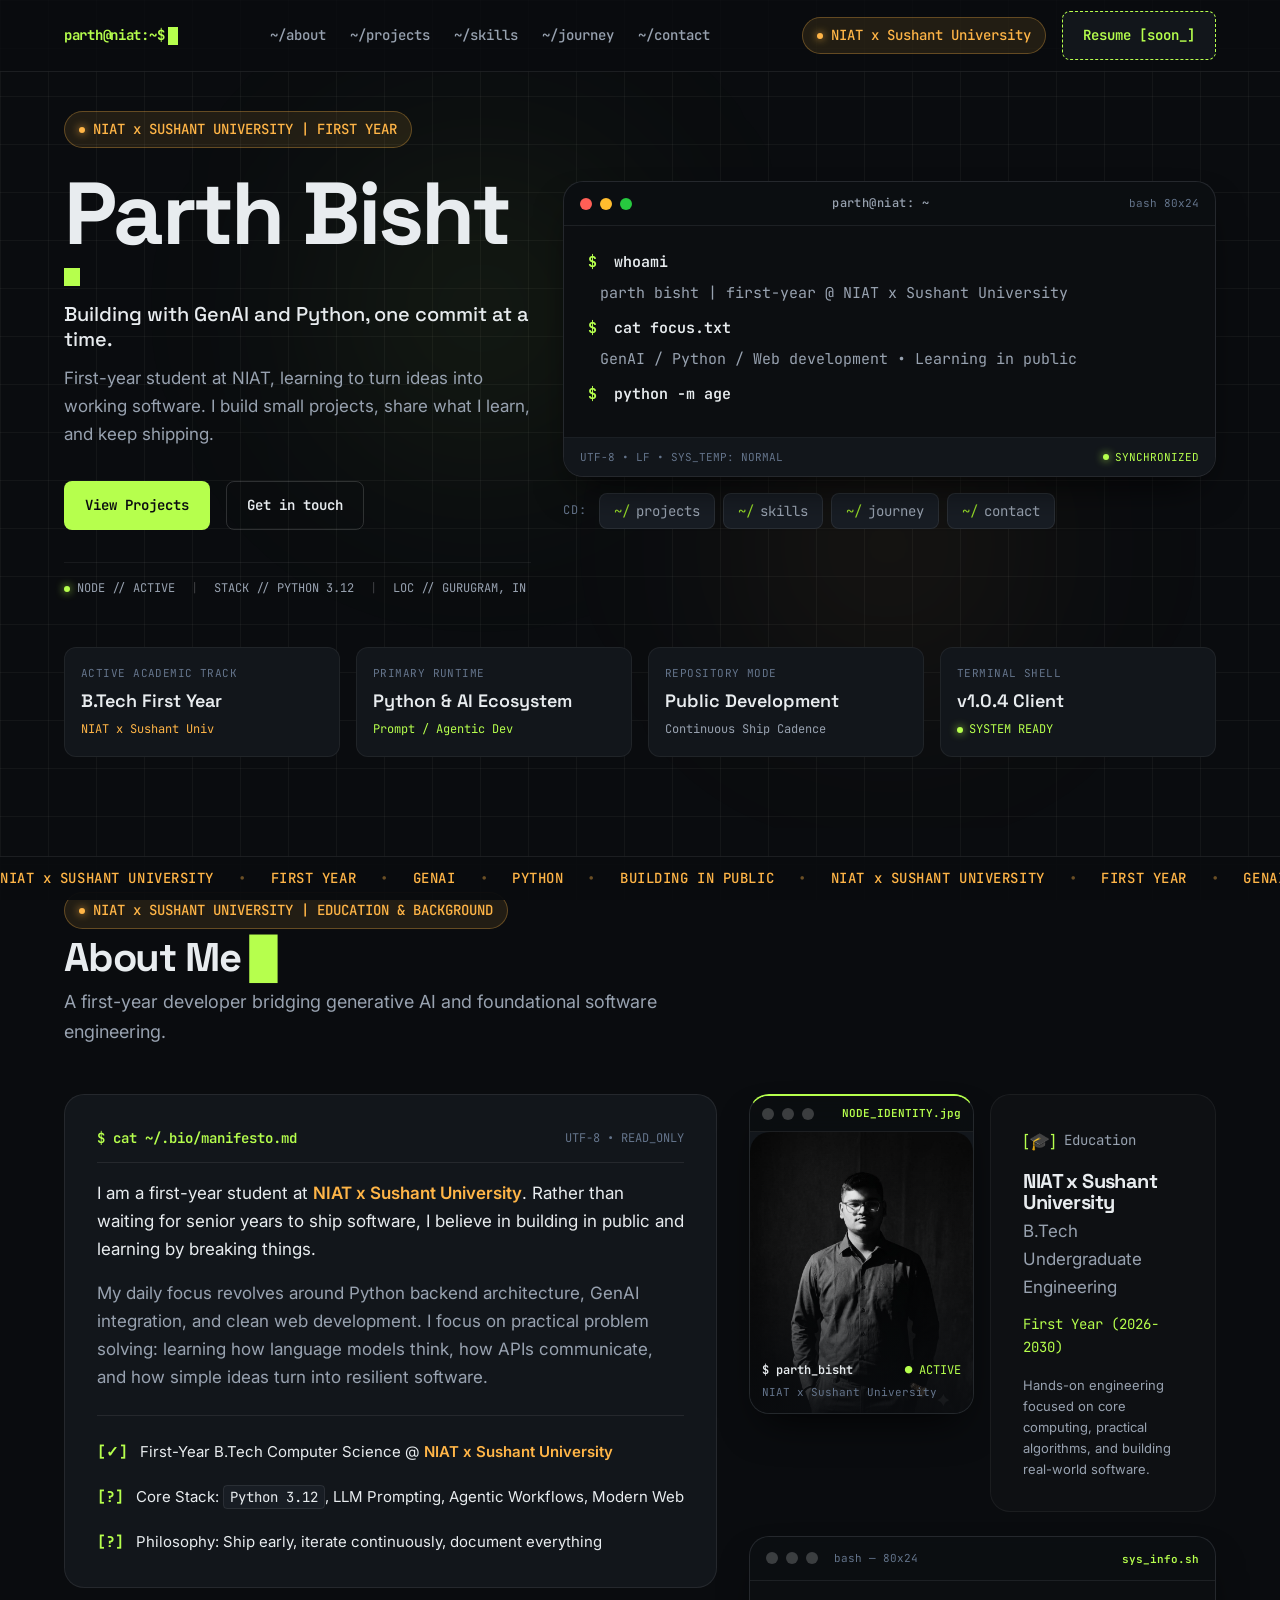
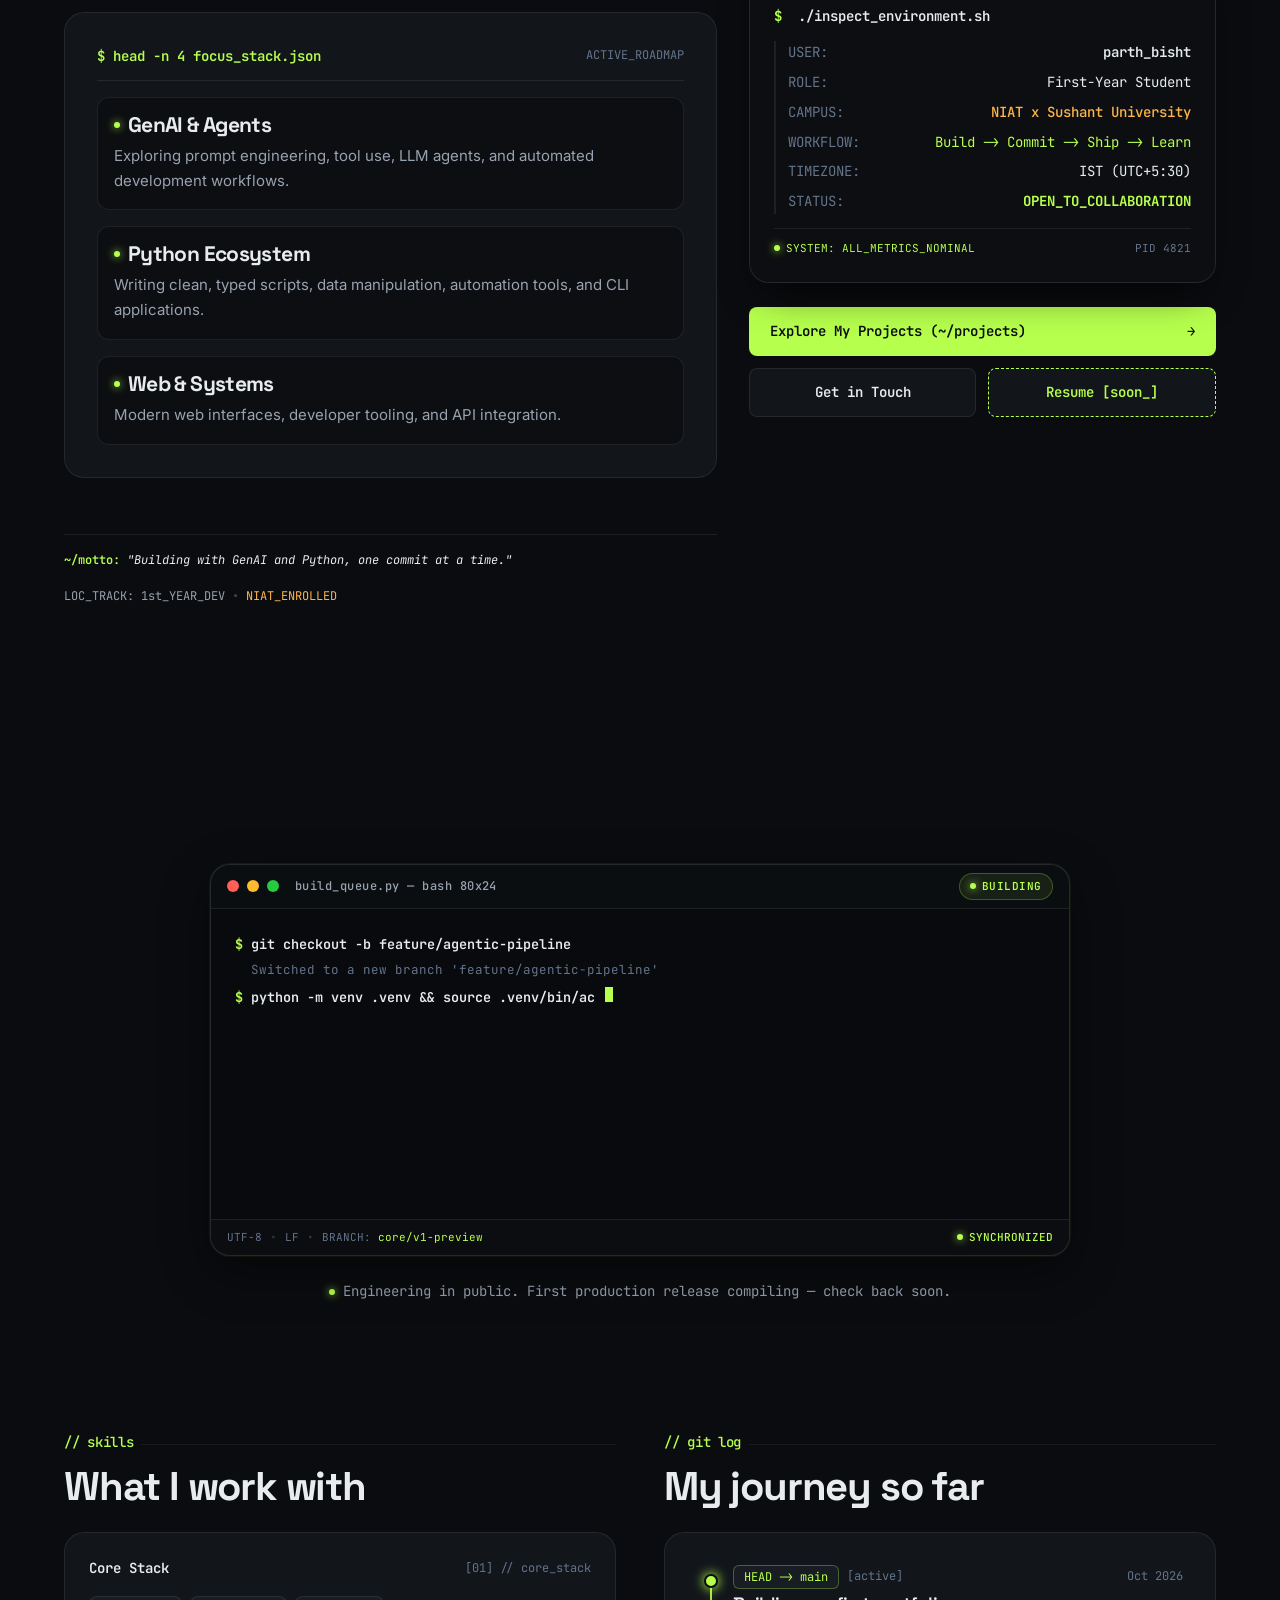
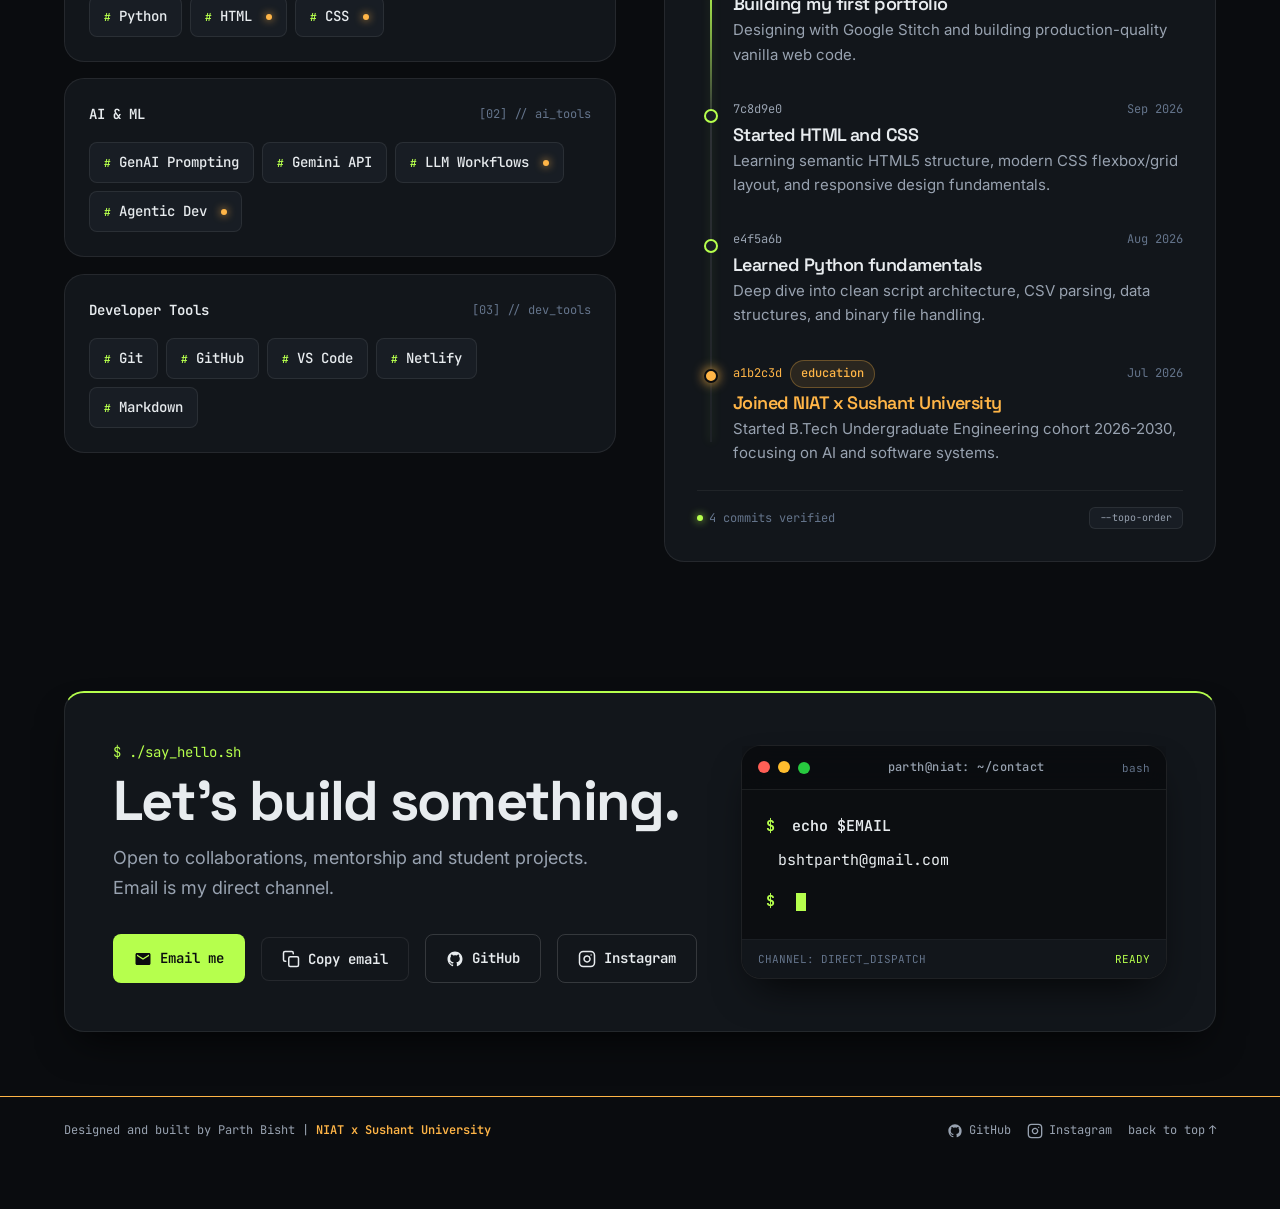
<file: public/index.html>
<!DOCTYPE html>
<html lang="en">
<head>
  <!-- Character Encoding & Viewport -->
  <meta charset="UTF-8" />
  <meta name="viewport" content="width=device-width, initial-scale=1.0" />

  <!-- Primary Meta Tags -->
  <title>Parth Bisht | NIAT x Sushant University | Student Developer</title>
  <meta name="title" content="Parth Bisht | NIAT x Sushant University | Student Developer" />
  <meta name="description" content="Parth Bisht — First-year B.Tech undergraduate at NIAT x Sushant University. Building with GenAI, Python, and modern web systems, one commit at a time." />
  <meta name="keywords" content="Parth Bisht, NIAT, Sushant University, Python, GenAI, Web Development, Student Developer, Portfolio" />
  <meta name="author" content="Parth Bisht" />
  <meta name="theme-color" content="#0A0C0F" />
  <meta name="color-scheme" content="dark" />

  <!-- Open Graph / Facebook -->
  <meta property="og:type" content="website" />
  <meta property="og:url" content="https://github.com/bshtparth-source/Portfolio_Website" />
  <meta property="og:title" content="Parth Bisht | NIAT x Sushant University | Student Developer" />
  <meta property="og:description" content="First-year student at NIAT x Sushant University. Building with GenAI and Python, one commit at a time." />
  <meta property="og:image" content="assets/og-image.png" />
  <meta property="og:image:width" content="1200" />
  <meta property="og:image:height" content="630" />

  <!-- Twitter Card -->
  <meta property="twitter:card" content="summary_large_image" />
  <meta property="twitter:title" content="Parth Bisht | NIAT x Sushant University | Student Developer" />
  <meta property="twitter:description" content="First-year student at NIAT x Sushant University. Building with GenAI and Python, one commit at a time." />
  <meta property="twitter:image" content="assets/og-image.png" />

  <!-- Favicon -->
  <link rel="icon" type="image/svg+xml" href="assets/favicon.svg" />

  <!-- Google Fonts Preconnect & Stylesheets (Inter, JetBrains Mono, Space Grotesk) -->
  <link rel="preconnect" href="https://fonts.googleapis.com" />
  <link rel="preconnect" href="https://fonts.gstatic.com" crossorigin />
  <link href="https://fonts.googleapis.com/css2?family=Inter:wght@400;500;600&family=JetBrains+Mono:wght@400;500;600;700&family=Space+Grotesk:wght@600;700&display=swap" rel="stylesheet" />

  <!-- Stylesheets (Zero build tools, pure CSS3 with variables) -->
  <link rel="stylesheet" href="css/variables.css" />
  <link rel="stylesheet" href="css/base.css" />
  <link rel="stylesheet" href="css/components.css" />
  <link rel="stylesheet" href="css/sections.css" />
  <link rel="stylesheet" href="css/animations.css" />
</head>
<body class="bg-grid-pattern page-fade-in">
  <!-- Accessibility Skip Link -->
  <a href="#main-content" class="skip-link">Skip to main content</a>

  <!-- ========================================================================
       Sticky Glass Header
       ======================================================================== -->
  <header class="site-header scroll-reveal-down" id="site-header">
    <div class="container header-container">
      <!-- Brand Terminal Prompt -->
      <a href="#hero" class="brand-link" aria-label="Parth Bisht home prompt">
        <span class="brand-text">parth@niat:~$</span>
        <span class="terminal-cursor cursor-blink" aria-hidden="true"></span>
      </a>

      <!-- Desktop Navigation -->
      <nav class="desktop-nav" aria-label="Main Navigation">
        <a href="#about" class="nav-link" data-nav="about">~/about</a>
        <a href="#projects" class="nav-link" data-nav="projects">~/projects</a>
        <a href="#skills" class="nav-link" data-nav="skills">~/skills</a>
        <a href="#journey" class="nav-link" data-nav="journey">~/journey</a>
        <a href="#contact" class="nav-link" data-nav="contact">~/contact</a>
      </nav>

      <!-- Header Right Badges & Actions -->
      <div class="header-actions">
        <!-- NIAT Lead Identity Pill -->
        <div class="pill-niat" title="Academic Affiliation">
          <span class="pulse-dot-amber" aria-hidden="true"></span>
          <span>NIAT x Sushant University</span>
        </div>

        <a href="#about" class="btn btn-coming-soon" id="header-resume-btn" data-tooltip="Resume coming soon" aria-label="Resume coming soon">
          <span>Resume <span class="hide-on-mobile">[soon<span class="cursor-blink">_</span>]</span></span>
        </a>

        <!-- Mobile Hamburger Toggle -->
        <button type="button" class="hamburger-btn" id="hamburger-btn" aria-label="Toggle navigation menu" aria-expanded="false" aria-controls="mobile-menu">
          <svg viewBox="0 0 24 24" fill="none" stroke="currentColor" stroke-width="2" stroke-linecap="round" stroke-linejoin="round" aria-hidden="true">
            <line x1="3" y1="6" x2="21" y2="6"></line>
            <line x1="3" y1="12" x2="21" y2="12"></line>
            <line x1="3" y1="18" x2="21" y2="18"></line>
          </svg>
        </button>
      </div>
    </div>

    <!-- Mobile Drawer Menu (Under 768px) -->
    <div class="mobile-menu" id="mobile-menu" aria-hidden="true">
      <a href="#about" class="nav-link mobile-nav-link" data-nav="about">~/about</a>
      <a href="#projects" class="nav-link mobile-nav-link" data-nav="projects">~/projects</a>
      <a href="#skills" class="nav-link mobile-nav-link" data-nav="skills">~/skills</a>
      <a href="#journey" class="nav-link mobile-nav-link" data-nav="journey">~/journey</a>
      <a href="#contact" class="nav-link mobile-nav-link" data-nav="contact">~/contact</a>
    </div>
  </header>

  <!-- ========================================================================
       Main Content Landmark
       ======================================================================== -->
  <main id="main-content">
    <noscript>
      <div style="background: #181D24; color: #FFB547; border: 1px solid #FFB547; padding: 16px; margin: 80px 24px 0; border-radius: 8px; font-family: monospace;">
        <strong>[JavaScript Disabled Notice]</strong> This developer portfolio is enhanced with vanilla JavaScript for interactive terminal features. All essential content, projects, and contact info are fully accessible below without scripts.
      </div>
    </noscript>

    <!-- ======================================================================
         1. HERO SECTION (#hero)
         ====================================================================== -->
    <section class="section hero-section" id="hero" aria-labelledby="hero-title">
      <div class="hero-glow-lime" aria-hidden="true"></div>
      <div class="hero-glow-amber" aria-hidden="true"></div>

      <div class="container">
        <div class="hero-grid">
          <!-- Left Column (5 cols desktop) -->
          <div class="hero-content scroll-reveal">
            <!-- Amber Mono Badge -->
            <div class="hero-badge">
              <span class="pill-niat">
                <span class="pulse-dot-amber" aria-hidden="true"></span>
                <span>NIAT x SUSHANT UNIVERSITY | FIRST YEAR</span>
              </span>
            </div>

            <!-- Single Main H1 Heading -->
            <div class="hero-name-wrapper">
              <h1 class="hero-title" id="hero-title">Parth Bisht</h1>
              <span class="hero-title-cursor animate-pulse" aria-hidden="true"></span>
            </div>

            <!-- Subheading -->
            <p class="hero-headline">
              Building with GenAI and Python, one commit at a time.
            </p>

            <!-- Description -->
            <p class="hero-description">
              First-year student at NIAT, learning to turn ideas into working software. I build small projects, share what I learn, and keep shipping.
            </p>

            <!-- Action Buttons -->
            <div class="hero-actions">
              <a href="#projects" class="btn btn-primary">View Projects</a>
              <a href="#contact" class="btn btn-ghost">Get in touch</a>
            </div>

            <!-- Quick System Stats Sub-strip -->
            <div class="hero-stats-strip">
              <div><span class="pulse-dot-lime" aria-hidden="true"></span> NODE // ACTIVE</div>
              <span class="divider">|</span>
              <div>STACK // PYTHON 3.12</div>
              <span class="divider">|</span>
              <div>LOC // GURUGRAM, IN</div>
            </div>
          </div>

          <!-- Right Column (7 cols desktop): Terminal Window -->
          <div class="hero-terminal-wrapper scroll-reveal delay-2">
            <div class="terminal-window float-anim" id="hero-terminal">
              <!-- Top Glass Header -->
              <div class="terminal-header">
                <div class="terminal-controls">
                  <span class="terminal-dot terminal-dot-red"></span>
                  <span class="terminal-dot terminal-dot-yellow"></span>
                  <span class="terminal-dot terminal-dot-green"></span>
                </div>
                <div class="terminal-title">parth@niat: ~</div>
                <div class="terminal-meta-tag">bash 80x24</div>
              </div>

              <!-- Terminal Body with Typing Script Target -->
              <div class="terminal-body" id="hero-terminal-body" aria-live="polite">
                <!-- Static initial content for SEO / No-JS fallback -->
                <div class="term-line"><span class="terminal-prompt">$</span> <span class="terminal-command">whoami</span></div>
                <div class="terminal-output">parth bisht | first-year @ NIAT x Sushant University</div>

                <div class="term-line" style="margin-top: 10px;"><span class="terminal-prompt">$</span> <span class="terminal-command">cat focus.txt</span></div>
                <div class="terminal-output">GenAI <span style="opacity: 0.4;">/</span> Python <span style="opacity: 0.4;">/</span> Web development • Learning in public</div>

                <div class="term-line" style="margin-top: 10px;"><span class="terminal-prompt">$</span> <span class="terminal-command">python -m agent.init --verbose</span></div>
                <div class="terminal-output" style="color: var(--color-lime);">[+] Neural toolchain: READY | Status: ACTIVE_BUILD</div>

                <div class="term-line term-active-prompt" style="margin-top: 10px;">
                  <span class="terminal-prompt">$</span>
                  <span class="terminal-cursor cursor-blink" aria-hidden="true"></span>
                </div>
              </div>

              <!-- Terminal Footer Bar -->
              <div class="terminal-footer">
                <div>UTF-8 • LF • SYS_TEMP: NORMAL</div>
                <div style="display: flex; align-items: center; gap: 6px; color: var(--color-lime);">
                  <span class="pulse-dot-lime" aria-hidden="true"></span>
                  <span>SYNCHRONIZED</span>
                </div>
              </div>
            </div>

            <!-- Terminal Quick Navigation Chips -->
            <div class="hero-nav-chips" aria-label="Terminal fast navigation">
              <span class="hero-nav-label">cd:</span>
              <button type="button" class="chip-interactive" data-term-cd="projects">
                <span class="chip-prefix">~/</span>projects
              </button>
              <button type="button" class="chip-interactive" data-term-cd="skills">
                <span class="chip-prefix">~/</span>skills
              </button>
              <button type="button" class="chip-interactive" data-term-cd="journey">
                <span class="chip-prefix">~/</span>journey
              </button>
              <button type="button" class="chip-interactive" data-term-cd="contact">
                <span class="chip-prefix">~/</span>contact
              </button>
            </div>
          </div>
        </div>

        <!-- Telemetry Indicator Grid (4 Tiles) -->
        <div class="telemetry-grid">
          <div class="telemetry-card scroll-reveal delay-3">
            <span class="telemetry-label">Active Academic Track</span>
            <span class="telemetry-value">B.Tech First Year</span>
            <span class="telemetry-meta telemetry-meta-amber">NIAT x Sushant Univ</span>
          </div>
          <div class="telemetry-card scroll-reveal delay-4">
            <span class="telemetry-label">Primary Runtime</span>
            <span class="telemetry-value">Python &amp; AI Ecosystem</span>
            <span class="telemetry-meta telemetry-meta-lime">Prompt / Agentic Dev</span>
          </div>
          <div class="telemetry-card scroll-reveal delay-5">
            <span class="telemetry-label">Repository Mode</span>
            <span class="telemetry-value">Public Development</span>
            <span class="telemetry-meta telemetry-meta-muted">Continuous Ship Cadence</span>
          </div>
          <div class="telemetry-card scroll-reveal delay-6">
            <span class="telemetry-label">Terminal Shell</span>
            <span class="telemetry-value">v1.0.4 Client</span>
            <div class="telemetry-meta telemetry-meta-lime" style="display: flex; align-items: center; gap: 6px;">
              <span class="pulse-dot-lime" aria-hidden="true"></span>
              <span>SYSTEM READY</span>
            </div>
          </div>
        </div>
      </div>
    </section>

    <!-- ======================================================================
         2. ABOUT SECTION (#about) — With Professional Photo Card (Plan v4)
         ====================================================================== -->
    <section class="section about-section" id="about" aria-labelledby="about-title">
      <div class="container">
        <!-- Section Breadcrumb & Title -->
        <div class="section-header scroll-reveal">
          <div style="display: flex; align-items: center; gap: 12px; margin-bottom: 8px;">
            <span class="pill-niat">
              <span class="pulse-dot-amber" aria-hidden="true"></span>
              <span>NIAT x SUSHANT UNIVERSITY | EDUCATION &amp; BACKGROUND</span>
            </span>
            
          </div>
          <h2 class="section-title" id="about-title">
            About Me <span style="color: var(--color-lime);" class="cursor-blink" aria-hidden="true">█</span>
          </h2>
          <p class="section-subtitle">
            A first-year developer bridging generative AI and foundational software engineering.
          </p>
        </div>

        <!-- 12-Column Responsive Bento Layout -->
        <div class="about-grid">
          <!-- Left Column: Manifesto & Focus (7 Cols) -->
          <div class="about-left-col scroll-reveal">
            <!-- Manifesto Card -->
            <article class="card">
              <div class="card-header-bar">
                <div class="card-header-title">
                  <span style="font-family: var(--font-mono);">$</span>
                  <span>cat ~/.bio/manifesto.md</span>
                </div>
                <span class="card-header-tag">UTF-8 • READ_ONLY</span>
              </div>
              <div style="display: flex; flex-direction: column; gap: 16px;">
                <p style="font-size: var(--text-body); color: var(--color-text-primary); line-height: var(--lh-relaxed);">
                  I am a first-year student at <span style="color: var(--color-amber); font-weight: 600;">NIAT x Sushant University</span>. Rather than waiting for senior years to ship software, I believe in building in public and learning by breaking things.
                </p>
                <p style="font-size: var(--text-body); color: var(--color-text-secondary); line-height: var(--lh-relaxed);">
                  My daily focus revolves around Python backend architecture, GenAI integration, and clean web development. I focus on practical problem solving: learning how language models think, how APIs communicate, and how simple ideas turn into resilient software.
                </p>
              </div>

              <!-- Structured Checklist -->
              <div style="margin-top: 24px; padding-top: 16px; border-top: 1px solid var(--color-surface-border); display: flex; flex-direction: column; gap: 12px;">
                <div class="checklist-item scroll-reveal delay-1">
                  <span class="checklist-icon">[✓]</span>
                  <span>First-Year B.Tech Computer Science @ <span style="color: var(--color-amber); font-weight: 600;">NIAT x Sushant University</span></span>
                </div>
                <div class="checklist-item scroll-reveal delay-2">
                  <span class="checklist-icon">[?]</span>
                  <span>Core Stack: <code style="background: var(--color-surface-raised); border: 1px solid var(--color-surface-border); padding: 2px 6px; border-radius: 4px; color: var(--color-text-primary);">Python 3.12</code>, LLM Prompting, Agentic Workflows, Modern Web</span>
                </div>
                <div class="checklist-item scroll-reveal delay-3">
                  <span class="checklist-icon">[?]</span>
                  <span>Philosophy: Ship early, iterate continuously, document everything</span>
                </div>
              </div>
            </article>

            <!-- Focus Roadmap Card -->
            <article class="card">
              <div class="card-header-bar">
                <div class="card-header-title">
                  <span style="font-family: var(--font-mono);">$</span>
                  <span>head -n 4 focus_stack.json</span>
                </div>
                <span class="card-header-tag">ACTIVE_ROADMAP</span>
              </div>

              <div class="focus-stack-grid">
                <div class="focus-item">
                  <div class="focus-item-header">
                    <div class="focus-item-title">
                      <span class="pulse-dot-lime" aria-hidden="true"></span>
                      <h3>GenAI &amp; Agents</h3>
                    </div>
                    
                  </div>
                  <p style="font-size: var(--text-base); color: var(--color-text-secondary);">
                    Exploring prompt engineering, tool use, LLM agents, and automated development workflows.
                  </p>
                </div>

                <div class="focus-item">
                  <div class="focus-item-header">
                    <div class="focus-item-title">
                      <span class="pulse-dot-lime" aria-hidden="true"></span>
                      <h3>Python Ecosystem</h3>
                    </div>
                    
                  </div>
                  <p style="font-size: var(--text-base); color: var(--color-text-secondary);">
                    Writing clean, typed scripts, data manipulation, automation tools, and CLI applications.
                  </p>
                </div>

                <div class="focus-item">
                  <div class="focus-item-header">
                    <div class="focus-item-title">
                      <span class="pulse-dot-lime" aria-hidden="true"></span>
                      <h3>Web &amp; Systems</h3>
                    </div>
                    
                  </div>
                  <p style="font-size: var(--text-base); color: var(--color-text-secondary);">
                    Modern web interfaces, developer tooling, and API integration.
                  </p>
                </div>
              </div>
            </article>

            <!-- Bottom Motto Strip -->
            <div class="motto-strip">
              <div>
                <span style="color: var(--color-lime); font-weight: 600;">~/motto:</span>
                <span style="font-style: italic; color: var(--color-text-primary);">"Building with GenAI and Python, one commit at a time."</span>
              </div>
              <div>
                <span>LOC_TRACK: 1st_YEAR_DEV</span>
                <span style="opacity: 0.4;">•</span>
                <span style="color: var(--color-amber);">NIAT_ENROLLED</span>
              </div>
            </div>
          </div>

          <!-- Right Column (5 Cols) — Plan v4 Layout -->
          <div class="about-right-col scroll-reveal">
            <!-- Row A: Side-by-side Photo Card & NIAT Card -->
            <div class="about-top-subgrid">
              <!-- Photo Card: NODE_IDENTITY.jpg -->
              <article class="photo-card float-anim" aria-label="Parth Bisht Identity Node">
                <div class="photo-card-header">
                  <div class="terminal-controls">
                    <span class="terminal-dot terminal-dot-subtle"></span>
                    <span class="terminal-dot terminal-dot-subtle"></span>
                    <span class="terminal-dot terminal-dot-subtle"></span>
                  </div>
                  <span style="font-family: var(--font-mono); font-size: 11px; color: var(--color-lime); font-weight: 600;">NODE_IDENTITY.jpg</span>
                </div>
                <div class="photo-card-body">
                  <img src="assets/parth_bisht.jpg" alt="Parth Bisht portrait in professional black and white" class="photo-card-img" loading="eager" />
                  <div class="photo-card-overlay" aria-hidden="true"></div>
                  <div class="photo-card-meta">
                    <div class="photo-card-meta-line">
                      <span style="color: var(--color-text-primary); font-weight: 600;">$ parth_bisht</span>
                      <span style="color: var(--color-lime);">● ACTIVE</span>
                    </div>
                    <div style="font-size: 11px; color: var(--color-text-muted);">
                      NIAT x Sushant University
                    </div>
                  </div>
                </div>
              </article>

              <!-- Academic Foundation Card -->
              <article class="card float-anim" style="animation-delay: 1s; padding: var(--space-xl); background: rgba(255,255,255,0.02); border: 1px solid rgba(255,255,255,0.05);" aria-label="Academic Credential">
                <div style="display: flex; align-items: center; gap: 8px; margin-bottom: 16px;">
                  <span style="color: var(--color-lime);">[🎓]</span>
                  <span style="font-family: var(--font-mono); font-size: var(--text-sm); color: var(--color-text-secondary);">Education</span>
                </div>
                <div>
                  <h3 style="font-size: var(--text-xl); font-weight: 700; color: var(--color-text-primary); margin-bottom: 4px;">
                    NIAT x Sushant University
                  </h3>
                  <p style="font-size: var(--text-body); color: var(--color-text-secondary);">
                    B.Tech Undergraduate Engineering
                  </p>
                  <p style="font-family: var(--font-mono); font-size: var(--text-sm); color: var(--color-lime); margin-top: 12px;">
                    First Year (2026-2030)
                  </p>
                  <p style="font-size: 13px; color: var(--color-text-secondary); margin-top: 16px; line-height: 1.6;">
                    Hands-on engineering focused on core computing, practical algorithms, and building real-world software.
                  </p>
                </div>
              </article>
            </div>

            <!-- Row B: Terminal Window "sys_info.sh" -->
            <article class="terminal-window float-anim">
              <div class="terminal-header">
                <div class="terminal-controls">
                  <span class="terminal-dot terminal-dot-subtle"></span>
                  <span class="terminal-dot terminal-dot-subtle"></span>
                  <span class="terminal-dot terminal-dot-subtle"></span>
                  <span style="margin-left: 8px; font-family: var(--font-mono); font-size: 11px; color: var(--color-text-muted);">bash — 80x24</span>
                </div>
                <span class="terminal-meta-tag" style="color: var(--color-lime); font-weight: 600;">sys_info.sh</span>
              </div>
              <div class="terminal-body" style="font-size: var(--text-sm);">
                <div style="display: flex; align-items: center; gap: 8px; margin-bottom: 12px;">
                  <span class="terminal-prompt">$</span>
                  <span style="font-weight: 600;">./inspect_environment.sh</span>
                </div>
                <div style="border-left: 2px solid rgba(255, 255, 255, 0.08); padding-left: 12px; display: flex; flex-direction: column; gap: 6px;">
                  <div style="display: flex; justify-content: space-between;"><span style="color: var(--color-text-muted);">USER:</span> <span style="color: var(--color-text-primary); font-weight: 600;">parth_bisht</span></div>
                  <div style="display: flex; justify-content: space-between;"><span style="color: var(--color-text-muted);">ROLE:</span> <span style="color: var(--color-text-primary);">First-Year Student</span></div>
                  <div style="display: flex; justify-content: space-between;"><span style="color: var(--color-text-muted);">CAMPUS:</span> <span style="color: var(--color-amber); font-weight: 500;">NIAT x Sushant University</span></div>
                  <div style="display: flex; justify-content: space-between;"><span style="color: var(--color-text-muted);">WORKFLOW:</span> <span style="color: var(--color-lime);">Build -> Commit -> Ship -> Learn</span></div>
                  <div style="display: flex; justify-content: space-between;"><span style="color: var(--color-text-muted);">TIMEZONE:</span> <span style="color: var(--color-text-primary);">IST (UTC+5:30)</span></div>
                  <div style="display: flex; justify-content: space-between;"><span style="color: var(--color-text-muted);">STATUS:</span> <span style="color: var(--color-lime); font-weight: 700;">OPEN_TO_COLLABORATION</span></div>
                </div>
                <div style="margin-top: 14px; padding-top: 10px; border-top: 1px solid rgba(255, 255, 255, 0.08); display: flex; align-items: center; justify-content: space-between; font-size: 11px;">
                  <div style="display: flex; align-items: center; gap: 6px; color: var(--color-lime);">
                    <span class="pulse-dot-lime" aria-hidden="true"></span>
                    <span>SYSTEM: ALL_METRICS_NOMINAL</span>
                  </div>
                  <span style="color: var(--color-text-muted);">PID 4821</span>
                </div>
              </div>
            </article>

            <!-- Row C: Action CTAs Stack -->
            <div style="display: flex; flex-direction: column; gap: 12px;">
              <a href="#projects" class="btn btn-primary" style="width: 100%; justify-content: space-between;">
                <span>Explore My Projects (~/projects)</span>
                <span>→</span>
              </a>
              <div style="display: grid; grid-template-columns: 1fr 1fr; gap: 12px;">
                <a href="#contact" class="btn btn-secondary">
                  <span>Get in Touch</span>
                </a>
                <a href="#about" class="btn btn-coming-soon" data-tooltip="Resume coming soon" aria-label="Resume coming soon">
                  <span>Resume [soon<span class="cursor-blink">_</span>]</span>
                </a>
              </div>
            </div>
          </div>
        </div>
      </div>
    </section>

    <!-- ======================================================================
         3. PROJECTS SECTION (#projects) — Rendered & Enhanced via data.js
         ====================================================================== -->
    <section class="section projects-section" id="projects" aria-labelledby="projects-title">
      <div class="container">
        <!-- Section Header & Filter Toolbar -->
        <header class="projects-toolbar scroll-reveal">
          <div>
            <span class="section-tag">// projects</span>
            <h2 class="section-title" id="projects-title">Things I've built</h2>
          </div>

          <!-- Filter chips hidden while no projects are live -->
        </header>

        <!-- Container for Featured Project & Projects Grid (Rendered by JS, fallback in HTML) -->
        <div id="projects-container">
          <div class="build-queue-wrapper">
            <article class="terminal-window build-queue-terminal" id="build-queue-terminal" aria-label="Live Project Build Stream">
              <!-- Window Header -->
              <div class="terminal-header">
                <div class="terminal-controls">
                  <span class="terminal-dot terminal-dot-red" aria-hidden="true"></span>
                  <span class="terminal-dot terminal-dot-yellow" aria-hidden="true"></span>
                  <span class="terminal-dot terminal-dot-green" aria-hidden="true"></span>
                  <span class="terminal-title" style="margin-left: 8px;">build_queue.py — bash 80x24</span>
                </div>
                <div class="build-queue-status-badge">
                  <span class="pulse-dot-lime" aria-hidden="true"></span>
                  <span class="build-status-text">BUILDING</span>
                </div>
              </div>

              <!-- Terminal Output Stream -->
              <div class="terminal-body build-queue-body" id="build-terminal-stream" tabindex="0" aria-live="polite">
                <!-- Lines typed dynamically by terminal-typer.js -->
              </div>

              <!-- Terminal Status Bar -->
              <div class="build-queue-footer">
                <div class="build-queue-meta">
                  <span>UTF-8</span>
                  <span class="meta-sep">•</span>
                  <span>LF</span>
                  <span class="meta-sep">•</span>
                  <span class="meta-branch">BRANCH: <span style="color: var(--color-lime);">core/v1-preview</span></span>
                </div>
                <div class="build-queue-sync">
                  <span class="pulse-dot-lime" aria-hidden="true"></span>
                  <span>SYNCHRONIZED</span>
                </div>
              </div>
            </article>

            <!-- Captivating Caption Underneath -->
            <div class="build-queue-caption">
              <span class="pulse-dot-lime" aria-hidden="true"></span>
              <span>Engineering in public. First production release compiling — check back soon.</span>
            </div>
          </div>
        </div>
        </div>
      </section>

    <!-- ======================================================================
         4. SKILLS & JOURNEY SECTION (#skills & #journey)
         ====================================================================== -->
    <section class="section skills-journey-section" id="skills" aria-labelledby="skills-title">
      <div class="container">
        <div class="skills-journey-grid">
          <!-- Left Column: Skills (#skills) -->
          <div class="scroll-reveal" style="position: relative;">
            <div class="ambient-glow-lime" style="top: 10%; left: -20%; opacity: 0.6;" aria-hidden="true"></div>
            <div style="display: flex; align-items: center; gap: 8px; margin-bottom: 8px;">
              <span class="section-tag">// skills</span>
              <span style="height: 1px; flex: 1; background: rgba(255, 255, 255, 0.06);"></span>
            </div>
            <h2 class="section-title" id="skills-title" style="margin-bottom: 24px;">What I work with</h2>

            <!-- Skills Stack (Rendered / Updated via data.js) -->
            <div class="skills-stack" id="skills-container">
              <div class="card skill-category-card">
                <div style="display: flex; align-items: center; justify-content: space-between; margin-bottom: 16px;">
                  <span style="font-family: var(--font-mono); font-size: var(--text-sm); color: var(--color-text-primary); font-weight: 600;">What I work with</span>
                  <span style="font-family: var(--font-mono); font-size: var(--text-xs); color: var(--color-text-muted);">[01] // core_stack</span>
                </div>
                <div class="skill-items-wrap">
                  <span class="skill-pill pill-hover">
                    <span style="color: var(--color-lime); font-weight: bold; font-family: var(--font-mono); font-size: 11px;">#</span>
                    <span style="font-weight: 500;">Python</span>
                  </span>
                  <span class="skill-pill pill-hover">
                    <span style="color: var(--color-lime); font-weight: bold; font-family: var(--font-mono); font-size: 11px;">#</span>
                    <span style="font-weight: 500;">HTML (Learning)</span>
                  </span>
                  <span class="skill-pill pill-hover">
                    <span style="color: var(--color-lime); font-weight: bold; font-family: var(--font-mono); font-size: 11px;">#</span>
                    <span style="font-weight: 500;">CSS (Learning)</span>
                  </span>
                </div>
              </div>
            </div>
          </div>

          <!-- Right Column: Journey (#journey) -->
          <div class="scroll-reveal delay-2" id="journey">
            <div style="display: flex; align-items: center; gap: 8px; margin-bottom: 8px;">
              <span class="section-tag">// git log</span>
              <span style="height: 1px; flex: 1; background: rgba(255, 255, 255, 0.06);"></span>
            </div>
            <h2 class="section-title" style="margin-bottom: 24px;">My journey so far</h2>

            <article class="card journey-timeline-card">
              <div class="timeline-track" id="journey-timeline-track">
                <div class="timeline-nodes">
                  <!-- Commit Node 4: HEAD -> main -->
                  <div class="timeline-node scroll-reveal delay-1">
                    <div class="timeline-marker">
                      <span class="timeline-dot timeline-dot-head animate-ping" style="position: absolute; opacity: 0.3;"></span>
                      <span class="timeline-dot timeline-dot-head"></span>
                    </div>
                    <div class="timeline-header">
                      <span class="chip" style="color: var(--color-lime); border-color: var(--color-lime-border);">
                        HEAD -&gt; main
                      </span>
                      <span style="font-family: var(--font-mono); font-size: var(--text-xs); color: var(--color-text-muted);">[active]</span><span style="margin-left: auto; font-family: var(--font-mono); font-size: var(--text-xs); color: var(--color-text-muted);">Oct 2026</span>
                    </div>
                    <h3 class="timeline-title">Building my first portfolio</h3>
                    <p class="timeline-desc">Designing with Google Stitch and building production-quality vanilla web code.</p>
                  </div>

                  <!-- Commit Node 3: HTML / CSS -->
                  <div class="timeline-node scroll-reveal delay-1">
                    <div class="timeline-marker">
                      <span class="timeline-dot"></span>
                    </div>
                    <div class="timeline-header">
                      <span class="timeline-hash">7c8d9e0</span><span style="margin-left: auto; font-family: var(--font-mono); font-size: var(--text-xs); color: var(--color-text-muted);">Sep 2026</span>
                      
                    </div>
                    <h3 class="timeline-title">Started HTML and CSS</h3>
                    <p class="timeline-desc">Learning semantic HTML5 structure, modern CSS flexbox/grid layout, and responsive design fundamentals.</p>
                  </div>

                  <!-- Commit Node 2: Python fundamentals -->
                  <div class="timeline-node scroll-reveal delay-1">
                    <div class="timeline-marker">
                      <span class="timeline-dot"></span>
                    </div>
                    <div class="timeline-header">
                      <span class="timeline-hash">e4f5a6b</span><span style="margin-left: auto; font-family: var(--font-mono); font-size: var(--text-xs); color: var(--color-text-muted);">Aug 2026</span>
                      
                    </div>
                    <h3 class="timeline-title">Learned Python fundamentals</h3>
                    <p class="timeline-desc">Deep dive into clean script architecture, CSV parsing, data structures, and binary file handling.</p>
                  </div>

                  <!-- Commit Node 1: NIAT x Sushant University (Amber Milestone) -->
                  <div class="timeline-node scroll-reveal delay-1">
                    <div class="timeline-marker">
                      <span class="timeline-dot timeline-dot-amber"></span>
                    </div>
                    <div class="timeline-header">
                      <span class="timeline-hash" style="color: var(--color-amber);">a1b2c3d</span>
                      <span class="status-badge status-badge-amber">education</span><span style="margin-left: auto; font-family: var(--font-mono); font-size: var(--text-xs); color: var(--color-text-muted);">Jul 2026</span>
                    </div>
                    <h3 class="timeline-title" style="color: var(--color-amber);">Joined NIAT x Sushant University</h3>
                    <p class="timeline-desc">Started B.Tech Undergraduate Engineering cohort 2026-2030, focusing on AI and software systems.</p>
                  </div>
                </div>
              </div>

              <!-- Bottom Git log status strip -->
              <div style="margin-top: 24px; padding-top: 16px; border-top: 1px solid rgba(255, 255, 255, 0.06); display: flex; align-items: center; justify-content: space-between; font-family: var(--font-mono); font-size: var(--text-xs); color: var(--color-text-muted);">
                <span style="display: flex; align-items: center; gap: 6px;">
                  <span class="pulse-dot-lime" aria-hidden="true"></span>
                  <span>4 commits verified</span>
                </span>
                <span class="chip" style="font-size: 10px;">--topo-order</span>
              </div>
            </article>
          </div>
        </div>
      </div>
    </section>

    <!-- ======================================================================
         5. CONTACT SECTION (#contact) — 3 Real Interactive States
         ====================================================================== -->
    <section class="section contact-section state-default" id="contact" aria-labelledby="contact-title">
      <div class="container">
        <!-- Floating Toast Notification (Shown in Copied state) -->
        <div class="contact-toast" id="contact-toast" aria-live="polite">
          <div class="contact-toast-pill">
            <span style="color: var(--color-lime); font-weight: bold;">✓</span>
            <span>Email copied to clipboard: <strong style="color: var(--color-lime);">bshtparth@gmail.com</strong></span>
          </div>
        </div>

        <!-- Main Card Container -->
        <div class="contact-container scroll-reveal">
          <div class="ambient-glow-lime" style="top: -150px; left: -150px;" aria-hidden="true"></div><div class="contact-grid">
            <!-- Left Column: Copy & Social Actions -->
            <div>
              <div class="contact-prompt" id="contact-cli-prompt">$ ./say_hello.sh</div>
              <h2 class="contact-title" id="contact-title">Let's build something.</h2>
              <p class="contact-desc">
                Open to collaborations, mentorship and student projects. Email is my direct channel.
              </p>

              <!-- Interactive Buttons Row -->
              <div class="contact-buttons">
                <!-- State 1 & 2: Primary Email me / Modal Active -->
                <a href="mailto:bshtparth@gmail.com?subject=Hello%20Parth" class="btn btn-primary btn-email-me" id="btn-email-me" aria-label="Send email to Parth Bisht">
                  <svg width="18" height="18" viewBox="0 0 24 24" fill="currentColor" aria-hidden="true">
                    <path d="M20 4H4c-1.1 0-1.99.9-1.99 2L2 18c0 1.1.9 2 2 2h16c1.1 0 2-.9 2-2V6c0-1.1-.9-2-2-2zm0 4l-8 5-8-5V6l8 5 8-5v2z"/>
                  </svg>
                  <span id="email-btn-text">Email me</span>
                </a>

                <!-- Copy Email Quick Action Button -->
                <button type="button" class="btn btn-secondary" id="btn-copy-email" aria-label="Copy email address to clipboard">
                  <svg width="18" height="18" viewBox="0 0 24 24" fill="none" stroke="currentColor" stroke-width="2" stroke-linecap="round" stroke-linejoin="round" aria-hidden="true">
                    <rect x="9" y="9" width="13" height="13" rx="2" ry="2"></rect>
                    <path d="M5 15H4a2 2 0 0 1-2-2V4a2 2 0 0 1 2-2h9a2 2 0 0 1 2 2v1"></path>
                  </svg>
                  <span id="copy-btn-text">Copy email</span>
                </button>

                <!-- GitHub Button -->
                <a href="https://github.com/bshtparth-source" target="_blank" rel="noopener noreferrer" class="btn btn-ghost" aria-label="Visit Parth Bisht GitHub profile">
                  <svg width="18" height="18" viewBox="0 0 24 24" fill="currentColor" aria-hidden="true">
                    <path fill-rule="evenodd" clip-rule="evenodd" d="M12 2C6.477 2 2 6.484 2 12.017c0 4.425 2.865 8.18 6.839 9.504.5.092.682-.217.682-.483 0-.237-.008-.868-.013-1.703-2.782.605-3.369-1.343-3.369-1.343-.454-1.158-1.11-1.466-1.11-1.466-.908-.62.069-.608.069-.608 1.003.07 1.53 1.032 1.53 1.032.892 1.53 2.341 1.088 2.91.832.092-.647.35-1.088.636-1.338-2.22-.253-4.555-1.113-4.555-4.951 0-1.093.39-1.988 1.029-2.688-.103-.253-.446-1.272.098-2.65 0 0 .84-.27 2.75 1.026A9.564 9.564 0 0112 6.844c.85.004 1.705.115 2.504.337 1.909-1.296 2.747-1.027 2.747-1.027.546 1.379.202 2.398.1 2.651.64.7 1.028 1.595 1.028 2.688 0 3.848-2.339 4.695-4.566 4.943.359.309.678.92.678 1.855 0 1.338-.012 2.419-.012 2.747 0 .268.18.58.688.482A10.019 10.019 0 0022 12.017C22 6.484 17.522 2 12 2z"/>
                  </svg>
                  <span>GitHub</span>
                </a>

                <!-- Instagram Action Button -->
                <a href="https://www.instagram.com/parth_icy_heart?stkn=N3FnODg5cGw5aHky" target="_blank" rel="noopener noreferrer" class="btn btn-ghost" aria-label="Visit Parth Bisht Instagram profile">
                  <svg width="18" height="18" viewBox="0 0 24 24" fill="none" stroke="currentColor" stroke-width="2" stroke-linecap="round" stroke-linejoin="round" aria-hidden="true">
                    <rect x="2" y="2" width="20" height="20" rx="5" ry="5"></rect>
                    <path d="M16 11.37A4 4 0 1 1 12.63 8 4 4 0 0 1 16 11.37z"></path>
                    <line x1="17.5" y1="6.5" x2="17.51" y2="6.5"></line>
                  </svg>
                  <span>Instagram</span>
                </a>
              </div>
            </div>

            <!-- Right Column: Terminal Window Switching Between the 3 States -->
            <div>
              <div class="terminal-window float-anim" style="background-color: var(--color-bg-alt);">
                <div class="terminal-header">
                  <div class="terminal-controls">
                    <span class="terminal-dot terminal-dot-red"></span>
                    <span class="terminal-dot terminal-dot-yellow"></span>
                    <span class="terminal-dot terminal-dot-green"></span>
                  </div>
                  <div class="terminal-title" id="contact-term-title">parth@niat: ~/contact</div>
                  <div class="terminal-meta-tag">bash</div>
                </div>

                <!-- STATE VIEW 1: Default State ($ echo $EMAIL) -->
                <div class="terminal-body state-view-default" style="padding: 24px;">
                  <div><span class="terminal-prompt">$</span> <span class="terminal-command">echo $EMAIL</span></div>
                  <div class="terminal-output" style="color: var(--color-text-primary); font-size: 15px; margin: 8px 0 16px;">
                    bshtparth@gmail.com
                  </div>
                  <div><span class="terminal-prompt">$</span> <span class="terminal-cursor cursor-blink" aria-hidden="true"></span></div>
                </div>

                <!-- STATE VIEW 2: Compose State (Interactive In-flight mailer demo) -->
                <div class="terminal-body state-view-compose" style="padding: 20px; font-size: 13px;">
                  <div style="margin-bottom: 8px;">
                    <span class="terminal-prompt">$</span>
                    <span class="terminal-command">./send_message.sh --to <span style="color: var(--color-amber);">parth@niat</span></span>
                  </div>
                  <div style="background: var(--color-surface); border: 1px solid rgba(255, 255, 255, 0.06); border-radius: 8px; padding: 12px; margin-bottom: 12px; display: flex; flex-direction: column; gap: 6px;">
                    <div><span style="color: var(--color-text-muted);">Subject:</span> <strong style="color: #fff;">Collaboration on GenAI / Systems</strong></div>
                    <div><span style="color: var(--color-text-muted);">From:</span> <span style="color: var(--color-lime);">visitor@client.session</span></div>
                    <div style="color: var(--color-text-secondary); font-style: italic; border-left: 2px solid var(--color-lime); padding-left: 8px; margin-top: 4px;">
                      "Opening default mail client to bshtparth@gmail.com..."
                    </div>
                  </div>
                  <div style="display: flex; justify-content: space-between; font-size: 11px; margin-bottom: 4px;">
                    <span style="color: var(--color-lime); font-weight: 600;">[ INITIATING MAIL CLIENT... ]</span>
                    <span style="color: var(--color-amber);">SMTP TLSv1.3</span>
                  </div>
                  <div class="shimmer-track">
                    <div class="shimmer-bar"></div>
                  </div>
                </div>

                <!-- STATE VIEW 3: Copied State ($ pbcopy && echo "STATUS: COPIED") -->
                <div class="terminal-body state-view-copied" style="padding: 20px; font-size: 13px;">
                  <div><span class="terminal-prompt">$</span> <span class="terminal-command">echo $EMAIL</span></div>
                  <div style="color: var(--color-text-secondary); margin: 4px 0 8px 12px;">bshtparth@gmail.com</div>
                  <div><span class="terminal-prompt">$</span> <span class="terminal-command">pbcopy &lt; email.txt &amp;&amp; echo "STATUS: COPIED TO CLIPBOARD"</span></div>
                  <div style="color: var(--color-text-primary); margin: 4px 0 8px 12px;">STATUS: COPIED TO CLIPBOARD</div>
                  <div style="border-left: 2px solid var(--color-lime); color: var(--color-lime); padding-left: 10px; margin: 10px 0; font-weight: 600;">
                    [✓] [SUCCESS 200 OK] Address copied to clipboard!
                  </div>
                  <div><span class="terminal-prompt">$</span> <span class="terminal-cursor cursor-blink" aria-hidden="true"></span></div>
                </div>

                <div class="terminal-footer">
                  <span>CHANNEL: DIRECT_DISPATCH</span>
                  <span style="color: var(--color-lime);">READY</span>
                </div>
              </div>
            </div>
          </div>
        </div>
      </div>
    </section>
  </main>

  <!-- ========================================================================
       Fixed Bottom Marquee Ticker
       ======================================================================== -->
  <div class="site-ticker" aria-hidden="true">
    <div class="ticker-track animate-marquee">
      <div class="ticker-item">
        <span>NIAT x SUSHANT UNIVERSITY</span>
        <span class="ticker-dot">•</span>
        <span>FIRST YEAR</span>
        <span class="ticker-dot">•</span>
        <span>GENAI</span>
        <span class="ticker-dot">•</span>
        <span>PYTHON</span>
        <span class="ticker-dot">•</span>
        <span>BUILDING IN PUBLIC</span>
        <span class="ticker-dot">•</span>
        <span>NIAT x SUSHANT UNIVERSITY</span>
        <span class="ticker-dot">•</span>
        <span>FIRST YEAR</span>
        <span class="ticker-dot">•</span>
        <span>GENAI</span>
        <span class="ticker-dot">•</span>
        <span>PYTHON</span>
        <span class="ticker-dot">•</span>
        <span>BUILDING IN PUBLIC</span>
        <span class="ticker-dot">•</span>
      </div>
      <div class="ticker-item">
        <span>NIAT x SUSHANT UNIVERSITY</span>
        <span class="ticker-dot">•</span>
        <span>FIRST YEAR</span>
        <span class="ticker-dot">•</span>
        <span>GENAI</span>
        <span class="ticker-dot">•</span>
        <span>PYTHON</span>
        <span class="ticker-dot">•</span>
        <span>BUILDING IN PUBLIC</span>
        <span class="ticker-dot">•</span>
        <span>NIAT x SUSHANT UNIVERSITY</span>
        <span class="ticker-dot">•</span>
        <span>FIRST YEAR</span>
        <span class="ticker-dot">•</span>
        <span>GENAI</span>
        <span class="ticker-dot">•</span>
        <span>PYTHON</span>
        <span class="ticker-dot">•</span>
        <span>BUILDING IN PUBLIC</span>
        <span class="ticker-dot">•</span>
      </div>
    </div>
  </div>

  <!-- ========================================================================
       Footer Landmark
       ======================================================================== -->
  <footer class="site-footer scroll-reveal">
    <div class="container footer-content">
      <div>
        <span>Designed and built by Parth Bisht | </span>
        <span style="color: var(--color-amber); font-weight: 600;">NIAT x Sushant University</span>
      </div>

      <div class="footer-social-links">
        <a href="https://github.com/bshtparth-source" target="_blank" rel="noopener noreferrer" class="footer-social-link" aria-label="Parth Bisht GitHub profile">
          <svg width="16" height="16" viewBox="0 0 24 24" fill="currentColor" aria-hidden="true">
            <path fill-rule="evenodd" clip-rule="evenodd" d="M12 2C6.477 2 2 6.484 2 12.017c0 4.425 2.865 8.18 6.839 9.504.5.092.682-.217.682-.483 0-.237-.008-.868-.013-1.703-2.782.605-3.369-1.343-3.369-1.343-.454-1.158-1.11-1.466-1.11-1.466-.908-.62.069-.608.069-.608 1.003.07 1.53 1.032 1.53 1.032.892 1.53 2.341 1.088 2.91.832.092-.647.35-1.088.636-1.338-2.22-.253-4.555-1.113-4.555-4.951 0-1.093.39-1.988 1.029-2.688-.103-.253-.446-1.272.098-2.65 0 0 .84-.27 2.75 1.026A9.564 9.564 0 0112 6.844c.85.004 1.705.115 2.504.337 1.909-1.296 2.747-1.027 2.747-1.027.546 1.379.202 2.398.1 2.651.64.7 1.028 1.595 1.028 2.688 0 3.848-2.339 4.695-4.566 4.943.359.309.678.92.678 1.855 0 1.338-.012 2.419-.012 2.747 0 .268.18.58.688.482A10.019 10.019 0 0022 12.017C22 6.484 17.522 2 12 2z"/>
          </svg>
          <span>GitHub</span>
        </a>

        <a href="https://www.instagram.com/parth_icy_heart?stkn=N3FnODg5cGw5aHky" target="_blank" rel="noopener noreferrer" class="footer-social-link" aria-label="Parth Bisht Instagram profile">
          <svg width="16" height="16" viewBox="0 0 24 24" fill="none" stroke="currentColor" stroke-width="2" stroke-linecap="round" stroke-linejoin="round" aria-hidden="true">
            <rect x="2" y="2" width="20" height="20" rx="5" ry="5"></rect>
            <path d="M16 11.37A4 4 0 1 1 12.63 8 4 4 0 0 1 16 11.37z"></path>
            <line x1="17.5" y1="6.5" x2="17.51" y2="6.5"></line>
          </svg>
          <span>Instagram</span>
        </a>

        <a href="#hero" class="back-to-top" aria-label="Scroll back to top of page">
          <span>back to top</span>
          <span>↑</span>
        </a>
      </div>
    </div>
  </footer>

  <!-- ========================================================================
       Vanilla JavaScript Modules (Zero Build / No ES module CORS issues)
       Load order: data -> typing -> nav -> projects -> contact -> main
       ======================================================================== -->
  <script src="js/data.js"></script>
  <script src="js/typing.js"></script>
  <script src="js/nav.js"></script>
  <script src="js/projects.js"></script>
  <script src="js/terminal-typer.js"></script>
  <script src="js/contact.js"></script>
  <script src="js/main.js"></script>
</body>
</html>
</file>
<file: public/css/variables.css>
/**
 * variables.css
 * Parth Bisht Portfolio — Design Tokens & CSS Custom Properties
 * Extracted from Obsidian Terminal design system (Google Stitch).
 * Strictly dark-mode-only palette with neon-lime and amber focal points.
 */

:root {
  /* ==========================================================================
     Color Palette
     ========================================================================== */
  /* Canvas & Foundations */
  --color-bg: #0A0C0F;                  /* Deep foundation void canvas */
  --color-bg-alt: #0C0E11;              /* Terminal body & deepest containers */
  --color-surface: #12161B;             /* Level-1 card / container surface */
  --color-surface-raised: #181D24;      /* Level-2 hover & elevated surface */
  --color-surface-dim: #1a1c1f;         /* Dim surface variant */
  --color-surface-border: rgba(255, 255, 255, 0.08); /* 1px crisp structural border */
  --color-surface-border-hover: rgba(255, 255, 255, 0.16); /* Elevated border */

  /* Foreground / Text Hierarchy */
  --color-text-primary: #E8ECEF;        /* High-contrast headings and body */
  --color-text-secondary: #98A2B0;      /* Secondary captions and inactive nav */
  --color-text-muted: #64748B;          /* Dim metadata and system info */
  --color-text-inverse: #0A0C0F;        /* Dark text on bright buttons */

  /* Primary Accent: Neon-Lime Phosphor (Projects, Interactive, Code, Active) */
  --color-lime: #B6FF4D;
  --color-lime-dim: #94DA28;
  --color-lime-bg: rgba(182, 255, 77, 0.10);
  --color-lime-border: rgba(182, 255, 77, 0.30);
  --color-lime-glow: rgba(182, 255, 77, 0.25);

  /* Secondary Accent: Warm Amber (NIAT, Sushant University, Education only) */
  --color-amber: #FFB547;
  --color-amber-dim: #C48313;
  --color-amber-bg: rgba(255, 181, 71, 0.10);
  --color-amber-border: rgba(255, 181, 71, 0.30);
  --color-amber-glow: rgba(255, 181, 71, 0.25);

  /* Terminal Window Controls */
  --color-term-red: #FF5F56;
  --color-term-yellow: #FFBD2E;
  --color-term-green: #27C93F;

  /* ==========================================================================
     Typography
     ========================================================================== */
  --font-display: 'Space Grotesk', -apple-system, BlinkMacSystemFont, 'Segoe UI', Roboto, sans-serif;
  --font-body: 'Inter', -apple-system, BlinkMacSystemFont, 'Segoe UI', Roboto, sans-serif;
  --font-mono: 'JetBrains Mono', SFMono-Regular, Menlo, Monaco, Consolas, monospace;

  /* Type Scale */
  --text-xs: 0.75rem;     /* 12px */
  --text-sm: 0.875rem;    /* 14px */
  --text-base: 0.9375rem; /* 15px */
  --text-body: 1.0625rem; /* 17px baseline */
  --text-lg: 1.125rem;    /* 18px */
  --text-xl: 1.25rem;     /* 20px */
  --text-2xl: 1.75rem;    /* 28px */
  --text-3xl: 2.25rem;    /* 36px */
  --text-4xl: 2.5rem;     /* 40px */
  --text-5xl: 3.5rem;     /* 56px */
  --text-hero: 4.5rem;    /* 72px mobile - 96px desktop */

  /* Line Heights */
  --lh-tight: 1.05;
  --lh-snug: 1.25;
  --lh-normal: 1.5;
  --lh-relaxed: 1.65;     /* 28px on 17px body */

  /* Tracking (Letter Spacing) */
  --track-tight: -0.03em;
  --track-snug: -0.02em;
  --track-normal: 0;
  --track-wide: 0.04em;
  --track-wider: 0.08em;

  /* ==========================================================================
     Layout & Spacing
     ========================================================================== */
  --max-width: 1200px;
  --header-height: 72px;
  --ticker-height: 44px;
  --grid-pattern-size: 48px;

  --space-2xs: 0.25rem;   /* 4px */
  --space-xs: 0.5rem;     /* 8px */
  --space-sm: 0.75rem;    /* 12px */
  --space-md: 1rem;       /* 16px */
  --space-lg: 1.5rem;     /* 24px */
  --space-xl: 2rem;       /* 32px */
  --space-2xl: 3rem;      /* 48px */
  --space-3xl: 4rem;      /* 64px */

  --gutter: 1.5rem;       /* 24px desktop */
  --gutter-mobile: 1rem;  /* 16px mobile */

  /* ==========================================================================
     Borders & Radii
     ========================================================================== */
  --radius-xs: 4px;
  --radius-sm: 6px;
  --radius-md: 8px;       /* Action buttons, inputs, interactive controls */
  --radius-lg: 12px;      /* Sub-panels, stat tiles */
  --radius-xl: 20px;      /* Cards, terminal windows, bento containers */
  --radius-full: 9999px;  /* Badges, pills */

  /* ==========================================================================
     Elevation & Shadows
     ========================================================================== */
  --glass-bg: rgba(10, 12, 15, 0.78);
  --glass-blur: blur(12px);
  --shadow-overlay: 0 20px 40px -15px rgba(0, 0, 0, 0.8);
  --shadow-lime: 0 0 24px rgba(182, 255, 77, 0.2);
  --shadow-amber: 0 0 24px rgba(255, 181, 71, 0.2);

  /* Transitions */
  --transition-fast: 150ms cubic-bezier(0.4, 0, 0.2, 1);
  --transition-normal: 250ms cubic-bezier(0.4, 0, 0.2, 1);
  --transition-slow: 400ms cubic-bezier(0.4, 0, 0.2, 1);
}

@media (max-width: 767px) {
  :root {
    --ticker-height: 36px;
  }
}
</file>
<file: public/css/base.css>
/**
 * base.css
 * Parth Bisht Portfolio — Global CSS Reset, Canvas Background & Base Styles
 * Pure vanilla CSS. Dark mode only. No white backgrounds.
 */

/* ==========================================================================
   CSS Reset & Box Sizing
   ========================================================================== */
*, *::before, *::after {
  box-sizing: border-box;
  margin: 0;
  padding: 0;
}

html {
  font-size: 16px;
  scroll-behavior: smooth;
  color-scheme: dark;
  -webkit-text-size-adjust: 100%;
}

body {
  min-height: 100vh;
  background-color: var(--color-bg);
  color: var(--color-text-primary);
  font-family: var(--font-body);
  font-size: var(--text-body);
  line-height: var(--lh-relaxed);
  -webkit-font-smoothing: antialiased;
  -moz-osx-font-smoothing: grayscale;
  overflow-x: hidden;
  position: relative;
}

/* ==========================================================================
   48px Structural Engineering Grid Background
   ========================================================================== */
.bg-grid-pattern {
  background-color: var(--color-bg);
  background-size: var(--grid-pattern-size) var(--grid-pattern-size);
  background-image:
    linear-gradient(to right, rgba(255, 255, 255, 0.04) 1px, transparent 1px),
    linear-gradient(to bottom, rgba(255, 255, 255, 0.04) 1px, transparent 1px);
  background-attachment: fixed;
}

/* ==========================================================================
   Text Selection & Focus Rings
   ========================================================================== */
::selection {
  background-color: var(--color-lime);
  color: var(--color-text-inverse);
}

/* Focus visibility for keyboard navigation */
:focus-visible {
  outline: 2px solid var(--color-lime);
  outline-offset: 2px;
}

/* ==========================================================================
   Scrollbar Restraint (Developer Terminal Style)
   ========================================================================== */
::-webkit-scrollbar {
  width: 8px;
  height: 8px;
}

::-webkit-scrollbar-track {
  background: var(--color-bg);
}

::-webkit-scrollbar-thumb {
  background: var(--color-surface-raised);
  border-radius: var(--radius-xs);
  border: 2px solid var(--color-bg);
}

::-webkit-scrollbar-thumb:hover {
  background: var(--color-text-muted);
}

/* ==========================================================================
   Typography Defaults
   ========================================================================== */
h1, h2, h3, h4, h5, h6 {
  font-family: var(--font-display);
  color: var(--color-text-primary);
  font-weight: 700;
  line-height: var(--lh-tight);
  letter-spacing: var(--track-tight);
}

p {
  color: var(--color-text-secondary);
}

a {
  color: inherit;
  text-decoration: none;
  transition: color var(--transition-fast), border-color var(--transition-fast);
}

button {
  font-family: inherit;
  cursor: pointer;
  border: none;
  background: none;
}

code, kbd, pre, samp {
  font-family: var(--font-mono);
  font-size: var(--text-sm);
}

img, svg {
  display: block;
  max-width: 100%;
}

/* ==========================================================================
   Accessibility: Skip to Main Content Link
   ========================================================================== */
.skip-link {
  position: absolute;
  top: -100px;
  left: var(--gutter);
  background: var(--color-lime);
  color: var(--color-text-inverse);
  padding: var(--space-xs) var(--space-md);
  font-family: var(--font-mono);
  font-size: var(--text-sm);
  font-weight: 600;
  border-radius: var(--radius-md);
  z-index: 1000;
  transition: top var(--transition-fast);
}

.skip-link:focus {
  top: var(--space-md);
}

/* ==========================================================================
   Layout Containers
   ========================================================================== */
.container {
  width: 100%;
  max-width: var(--max-width);
  margin-left: auto;
  margin-right: auto;
  padding-left: var(--gutter);
  padding-right: var(--gutter);
}

@media (max-width: 768px) {
  .container {
    padding-left: var(--gutter-mobile);
    padding-right: var(--gutter-mobile);
  }
}

/* Utility to ensure text cannot cause horizontal overflow */
.truncate {
  overflow: hidden;
  text-overflow: ellipsis;
  white-space: nowrap;
}

/* Visually Hidden for screen readers */
.sr-only {
  position: absolute;
  width: 1px;
  height: 1px;
  padding: 0;
  margin: -1px;
  overflow: hidden;
  clip: rect(0, 0, 0, 0);
  white-space: nowrap;
  border: 0;
}
</file>
<file: public/css/components.css>
/**
 * components.css
 * Parth Bisht Portfolio — Reusable UI Components
 * Handwritten semantic CSS. All design tokens sourced from variables.css.
 */

/* ==========================================================================
   1. Sticky Glass Header & Navigation
   ========================================================================== */
.site-header {
  position: fixed;
  top: 0;
  left: 0;
  right: 0;
  height: var(--header-height);
  background-color: var(--glass-bg);
  backdrop-filter: var(--glass-blur);
  -webkit-backdrop-filter: var(--glass-blur);
  border-bottom: 1px solid var(--color-surface-border);
  z-index: 100;
  transition: border-color var(--transition-fast);
}

.header-container {
  display: flex;
  align-items: center;
  justify-content: space-between;
  height: 100%;
  gap: var(--space-md);
}

/* Brand terminal logo */
.brand-link {
  display: inline-flex;
  align-items: center;
  font-family: var(--font-mono);
  font-size: var(--text-sm);
  color: var(--color-lime);
  font-weight: 700;
  letter-spacing: var(--track-snug);
  padding: var(--space-xs) 0;
  transition: opacity var(--transition-fast);
}

.brand-link:hover {
  opacity: 0.85;
}

/* Desktop navigation links */
.desktop-nav {
  display: flex;
  align-items: center;
  gap: var(--space-lg);
}

.nav-link {
  font-family: var(--font-mono);
  font-size: var(--text-sm);
  font-weight: 500;
  color: var(--color-text-secondary);
  padding: var(--space-2xs) 0;
  position: relative;
  transition: color var(--transition-fast);
}

.nav-link::after {
  content: '';
  position: absolute;
  left: 0;
  bottom: 0;
  width: 0;
  height: 2px;
  background-color: var(--color-lime);
  transition: width var(--transition-normal);
}

.nav-link:hover {
  color: var(--color-text-primary);
}

.nav-link:hover::after {
  width: 100%;
}

/* Active link indicator (IntersectionObserver toggles this) */
.nav-link.active,
.nav-link[aria-current="page"] {
  color: var(--color-text-primary);
}

.nav-link.active::after,
.nav-link[aria-current="page"]::after {
  width: 100%;
}

/* Header right utilities */
.header-actions {
  display: flex;
  align-items: center;
  gap: var(--space-md);
}

/* Mobile hamburger button */
.hamburger-btn {
  display: none;
  align-items: center;
  justify-content: center;
  width: 44px;
  height: 44px;
  background: var(--color-surface);
  border: 1px solid var(--color-surface-border);
  border-radius: var(--radius-md);
  color: var(--color-text-primary);
  padding: 10px;
}

.hamburger-btn svg {
  width: 22px;
  height: 22px;
}

@media (max-width: 1023px) {
  .site-header .pill-niat {
    display: none;
  }
}

@media (max-width: 767px) {
  .desktop-nav {
    display: none;
  }
  .hamburger-btn {
    display: flex;
  }
  .hide-on-mobile {
    display: none;
  }
}

/* Mobile nav menu dropdown */
.mobile-menu {
  display: flex;
  position: fixed;
  top: var(--header-height);
  left: 0;
  right: 0;
  background: var(--color-bg);
  border-bottom: 1px solid var(--color-surface-border);
  padding: var(--space-lg) var(--gutter-mobile);
  flex-direction: column;
  gap: var(--space-md);
  box-shadow: var(--shadow-overlay);
  z-index: 99;
  opacity: 0;
  pointer-events: none;
  transform: translateY(-10px);
  transition: opacity var(--transition-normal), transform var(--transition-normal);
}

.mobile-menu.is-open {
  opacity: 1;
  pointer-events: auto;
  transform: translateY(0);
}

.mobile-menu .nav-link {
  font-size: var(--text-base);
  padding: var(--space-xs) 0;
}

/* ==========================================================================
   2. Buttons
   ========================================================================== */
.btn {
  display: inline-flex;
  align-items: center;
  justify-content: center;
  gap: var(--space-xs);
  min-height: 44px; /* Touch target minimum */
  padding: 12px 20px;
  font-family: var(--font-mono);
  font-size: var(--text-sm);
  font-weight: 600;
  border-radius: var(--radius-md);
  text-decoration: none;
  cursor: pointer;
  white-space: nowrap;
  transition: transform var(--transition-fast), background-color var(--transition-fast), border-color var(--transition-fast), box-shadow var(--transition-fast);
}

.btn:active {
  transform: scale(0.98);
}

/* Primary lime button (What I build, primary CTAs) */
.btn-primary {
  background-color: var(--color-lime);
  color: var(--color-text-inverse);
  border: 1px solid transparent;
}

.btn-primary:hover {
  filter: brightness(1.08);
  box-shadow: var(--shadow-lime);
}

/* Secondary outline button */
.btn-secondary {
  background-color: var(--color-surface);
  color: var(--color-text-primary);
  border: 1px solid var(--color-surface-border);
}

.btn-secondary:hover {
  background-color: var(--color-surface-raised);
  border-color: var(--color-lime);
  color: var(--color-lime);
}

/* Ghost outline button */
.btn-ghost {
  background-color: transparent;
  color: var(--color-text-primary);
  border: 1px solid rgba(255, 255, 255, 0.15);
}

.btn-ghost:hover {
  border-color: var(--color-lime);
  color: var(--color-lime);
}

/* Disabled button with tooltip */
.btn-disabled,
.btn[aria-disabled="true"] {
  opacity: 0.5;
  cursor: not-allowed;
  pointer-events: auto;
  position: relative;
}

.btn-disabled:hover,
.btn[aria-disabled="true"]:hover {
  transform: none;
  border-color: var(--color-surface-border);
  color: var(--color-text-secondary);
}

/* Animated Coming Soon button (for Resume) */
.btn-coming-soon {
  background: var(--color-surface);
  color: var(--color-lime);
  border: 1px dashed var(--color-lime);
  position: relative;
  overflow: hidden;
}

.btn-coming-soon:hover {
  background: var(--color-lime-bg);
  box-shadow: 0 0 16px var(--color-lime-glow);
}

/* Tooltip container */
[data-tooltip] {
  position: relative;
}

[data-tooltip]::after {
  content: attr(data-tooltip);
  position: absolute;
  bottom: calc(100% + 8px);
  left: 50%;
  transform: translateX(-50%) translateY(4px);
  background: var(--color-bg-alt);
  color: var(--color-lime);
  border: 1px solid var(--color-lime-border);
  font-family: var(--font-mono);
  font-size: var(--text-xs);
  padding: 4px 10px;
  border-radius: var(--radius-sm);
  white-space: nowrap;
  pointer-events: none;
  opacity: 0;
  transition: opacity var(--transition-fast), transform var(--transition-fast);
  z-index: 50;
  box-shadow: var(--shadow-overlay);
}

[data-tooltip]:hover::after {
  opacity: 1;
  transform: translateX(-50%) translateY(0);
}

/* ==========================================================================
   3. Badges, Chips & Pills
   ========================================================================== */
/* NIAT Lead Identity Pill */
.pill-niat {
  display: inline-flex;
  align-items: center;
  gap: var(--space-xs);
  padding: 6px 14px;
  border-radius: var(--radius-full);
  background: var(--color-amber-bg);
  border: 1px solid var(--color-amber-border);
  color: var(--color-amber);
  font-family: var(--font-mono);
  font-size: var(--text-sm);
  font-weight: 500;
  letter-spacing: var(--track-normal);
  text-decoration: none;
  white-space: normal;
  text-align: center;
}

/* Pulse indicator dot for NIAT */
.pulse-dot-amber {
  width: 6px;
  height: 6px;
  border-radius: var(--radius-full);
  background-color: var(--color-amber);
  display: inline-block;
  box-shadow: 0 0 8px var(--color-amber);
}

/* Pulse indicator dot for Lime / Live */
.pulse-dot-lime {
  width: 6px;
  height: 6px;
  border-radius: var(--radius-full);
  background-color: var(--color-lime);
  display: inline-block;
  box-shadow: 0 0 8px var(--color-lime);
}

/* Tech stack chips */
.chip {
  display: inline-flex;
  align-items: center;
  gap: var(--space-xs);
  padding: 4px 10px;
  background-color: var(--color-surface-raised);
  border: 1px solid var(--color-surface-border);
  border-radius: var(--radius-sm);
  color: var(--color-text-secondary);
  font-family: var(--font-mono);
  font-size: var(--text-xs);
  line-height: 1.2;
}

/* Interactive navigation chips (in hero terminal) */
.chip-interactive {
  background-color: var(--color-surface-raised);
  border: 1px solid var(--color-surface-border);
  border-radius: var(--radius-md);
  padding: 8px 14px;
  font-family: var(--font-mono);
  font-size: var(--text-sm);
  color: var(--color-text-secondary);
  cursor: pointer;
  display: inline-flex;
  align-items: center;
  gap: 6px;
  transition: all var(--transition-fast);
}

.chip-interactive:hover {
  border-color: var(--color-lime);
  color: var(--color-lime);
  background-color: var(--color-surface);
}

.chip-interactive .chip-prefix {
  color: var(--color-lime-dim);
}

/* ==========================================================================
   4. Terminal Window Component
   ========================================================================== */
.terminal-window {
  background: var(--color-surface);
  border: 1px solid var(--color-surface-border);
  border-radius: var(--radius-xl);
  overflow: hidden;
  box-shadow: var(--shadow-overlay);
  position: relative;
  transition: border-color var(--transition-normal), background-color var(--transition-normal);
}

.terminal-window:hover {
  border-color: var(--color-surface-border-hover);
  background-color: var(--color-surface-raised);
}

/* Glass window header bar */
.terminal-header {
  height: 44px;
  padding: 0 var(--space-md);
  background: rgba(10, 12, 15, 0.75);
  backdrop-filter: var(--glass-blur);
  -webkit-backdrop-filter: var(--glass-blur);
  border-bottom: 1px solid var(--color-surface-border);
  display: flex;
  align-items: center;
  justify-content: space-between;
  user-select: none;
}

/* Traffic light control dots */
.terminal-controls {
  display: flex;
  align-items: center;
  gap: 8px;
}

.terminal-dot {
  width: 12px;
  height: 12px;
  border-radius: var(--radius-full);
  display: inline-block;
}

.terminal-dot-red { background-color: var(--color-term-red); }
.terminal-dot-yellow { background-color: var(--color-term-yellow); }
.terminal-dot-green { background-color: var(--color-term-green); }

.terminal-dot-subtle {
  background-color: rgba(255, 255, 255, 0.2);
}

.terminal-title {
  font-family: var(--font-mono);
  font-size: var(--text-xs);
  color: var(--color-text-secondary);
  font-weight: 500;
  letter-spacing: var(--track-wide);
}

.terminal-meta-tag {
  font-family: var(--font-mono);
  font-size: 11px;
  color: var(--color-text-muted);
}

/* Terminal Interior Body */
.terminal-body {
  background-color: var(--color-bg-alt);
  padding: var(--space-lg);
  font-family: var(--font-mono);
  font-size: var(--text-base);
  line-height: 1.7;
  color: var(--color-text-primary);
  overflow-x: auto;
  word-break: break-word; /* Fix A8: wrapping mid-word badly on small screens */
}

@media (max-width: 767px) {
  .terminal-body {
    font-size: var(--text-xs); /* Fix A2: smaller font on mobile */
    padding: var(--space-md);
  }
}

.terminal-prompt {
  color: var(--color-lime);
  font-weight: 700;
  margin-right: var(--space-xs);
  user-select: none;
}

.terminal-command {
  color: var(--color-text-primary);
  font-weight: 600;
}

.terminal-output {
  color: var(--color-text-secondary);
  padding-left: var(--space-sm);
}

/* Terminal Footer status bar */
.terminal-footer {
  padding: 10px var(--space-md);
  border-top: 1px solid rgba(255, 255, 255, 0.04);
  background-color: var(--color-surface);
  display: flex;
  align-items: center;
  justify-content: space-between;
  font-family: var(--font-mono);
  font-size: 11px;
  color: var(--color-text-muted);
}

/* Blinking terminal cursor */
.terminal-cursor {
  display: inline-block;
  width: 10px;
  height: 18px;
  background-color: var(--color-lime);
  vertical-align: middle;
  margin-left: 4px;
}

/* ==========================================================================
   5. Bento Grid Cards & Modular Tiles
   ========================================================================== */
.card {
  background-color: var(--color-surface);
  border: 1px solid var(--color-surface-border);
  border-radius: var(--radius-xl);
  padding: var(--space-xl);
  position: relative;
  overflow: hidden;
  transition: transform var(--transition-normal), border-color var(--transition-normal), background-color var(--transition-normal);
}

.card:hover {
  background-color: var(--color-surface-raised);
  border-color: var(--color-surface-border-hover);
  transform: translateY(-2px);
}

.card:active {
  transform: scale(0.98);
  background-color: var(--color-surface-dim);
}

/* Amber accented card (NIAT credential tile) */
.card-amber {
  border-color: var(--color-amber-border);
}

.card-amber:hover {
  border-color: var(--color-amber);
  box-shadow: var(--shadow-amber);
}

/* ==========================================================================
   6. Scrolling Marquee Ticker (Fixed at Bottom)
   ========================================================================== */
.site-ticker {
  position: fixed;
  bottom: 0;
  left: 0;
  right: 0;
  height: var(--ticker-height);
  background-color: rgba(10, 12, 15, 0.95);
  backdrop-filter: var(--glass-blur);
  -webkit-backdrop-filter: var(--glass-blur);
  border-top: 1px solid var(--color-surface-border);
  z-index: 90;
  overflow: hidden;
  display: flex;
  align-items: center;
  user-select: none;
}

.ticker-track {
  display: flex;
  white-space: nowrap;
  width: max-content;
}

.ticker-item {
  display: flex;
  align-items: center;
  gap: var(--space-lg);
  font-family: var(--font-mono);
  font-size: var(--text-sm);
  color: var(--color-amber);
  font-weight: 500;
  letter-spacing: var(--track-wide);
  padding-right: var(--space-lg);
}

.ticker-dot {
  opacity: 0.4;
}

/* ==========================================================================
   7. Status Badges & Dot Legend
   ========================================================================== */
.status-badge {
  display: inline-flex;
  align-items: center;
  gap: 6px;
  padding: 3px 10px;
  border-radius: var(--radius-full);
  font-family: var(--font-mono);
  font-size: var(--text-xs);
  font-weight: 500;
}

.status-badge-lime {
  background: var(--color-lime-bg);
  border: 1px solid var(--color-lime-border);
  color: var(--color-lime);
}

.status-badge-amber {
  background: var(--color-amber-bg);
  border: 1px solid var(--color-amber-border);
  color: var(--color-amber);
}

.status-badge-muted {
  background: rgba(255, 255, 255, 0.05);
  border: 1px solid rgba(255, 255, 255, 0.1);
  color: var(--color-text-secondary);
}
</file>
<file: public/css/sections.css>
/**
 * sections.css
 * Parth Bisht Portfolio — Section Layouts & Page Architecture
 * Mobile-first CSS. Zero build tools. All custom properties from variables.css.
 */

/* ==========================================================================
   Section Common Wrappers
   ========================================================================== */
.section {
  padding-top: var(--space-3xl);
  padding-bottom: var(--space-3xl);
  position: relative;
}

.section-header {
  margin-bottom: var(--space-2xl);
}

.section-tag {
  font-family: var(--font-mono);
  font-size: var(--text-sm);
  color: var(--color-lime);
  font-weight: 500;
  letter-spacing: var(--track-snug);
  display: inline-block;
  margin-bottom: var(--space-2xs);
}

.section-title {
  font-size: var(--text-4xl);
  letter-spacing: var(--track-tight);
  margin-bottom: var(--space-xs);
}

.section-subtitle {
  font-size: var(--text-lg);
  color: var(--color-text-secondary);
  font-weight: 400;
  max-width: 680px;
}

/* ==========================================================================
   1. Hero Section (#hero)
   ========================================================================== */
.hero-section {
  min-height: calc(100vh - var(--header-height));
  display: flex;
  flex-direction: column;
  justify-content: center;
  padding-top: calc(var(--header-height) + var(--space-xl));
  padding-bottom: var(--space-3xl);
  position: relative;
  overflow: hidden; /* Fix A1: prevent horizontal scroll from glows or terminal */
  width: 100%;
}

/* Subtle ambient background glow spots */
.hero-glow-lime {
  position: absolute;
  top: 10%;
  left: 20%;
  width: 450px;
  height: 450px;
  background: radial-gradient(circle, var(--color-lime-bg) 0%, transparent 70%);
  filter: blur(100px);
  pointer-events: none;
  z-index: 0;
}

.hero-glow-amber {
  position: absolute;
  bottom: 10%;
  right: 15%;
  width: 400px;
  height: 400px;
  background: radial-gradient(circle, var(--color-amber-bg) 0%, transparent 70%);
  filter: blur(100px);
  pointer-events: none;
  z-index: 0;
}

.hero-grid {
  display: grid;
  grid-template-columns: 1fr;
  gap: var(--space-2xl);
  align-items: center;
  position: relative;
  z-index: 1;
}

@media (min-width: 1024px) {
  .hero-grid {
    grid-template-columns: 5fr 7fr;
    gap: var(--space-xl);
  }
}

/* Hero Left Column */
.hero-content {
  display: flex;
  flex-direction: column;
  align-items: flex-start;
}

.hero-badge {
  margin-bottom: var(--space-lg);
}

.hero-name-wrapper {
  display: flex;
  align-items: baseline;
  flex-wrap: wrap;
  gap: var(--space-xs);
  margin-bottom: var(--space-sm);
}

.hero-title {
  font-size: clamp(2.75rem, 7vw, 5.5rem);
  font-weight: 700;
  line-height: 0.95;
  letter-spacing: var(--track-tight);
  color: var(--color-text-primary);
}

.hero-title-cursor {
  display: inline-block;
  width: 16px;
  height: 1.1em;
  background-color: var(--color-lime);
  vertical-align: baseline;
  transform: translateY(4px);
}

.hero-headline {
  font-family: var(--font-display);
  font-size: var(--text-xl);
  font-weight: 500;
  color: var(--color-text-primary);
  line-height: var(--lh-snug);
  margin-top: var(--space-xs);
  margin-bottom: var(--space-sm);
}

.hero-description {
  font-size: var(--text-body);
  color: var(--color-text-secondary);
  line-height: var(--lh-relaxed);
  max-width: 540px;
  margin-bottom: var(--space-xl);
}

.hero-actions {
  display: flex;
  flex-wrap: wrap;
  align-items: center;
  gap: var(--space-md);
  margin-bottom: var(--space-xl);
}

.hero-stats-strip {
  width: 100%;
  padding-top: var(--space-md);
  border-top: 1px solid rgba(255, 255, 255, 0.06);
  display: flex;
  flex-wrap: wrap;
  align-items: center;
  gap: var(--space-md);
  font-family: var(--font-mono);
  font-size: var(--text-xs);
  color: var(--color-text-secondary);
}

.hero-stats-strip span.divider {
  color: rgba(255, 255, 255, 0.2);
}

/* Hero Right Column: Terminal */
.hero-terminal-wrapper {
  width: 100%;
}

.hero-nav-chips {
  margin-top: var(--space-md);
  display: flex;
  flex-wrap: wrap;
  align-items: center;
  gap: var(--space-xs);
}

.hero-nav-label {
  font-family: var(--font-mono);
  font-size: var(--text-xs);
  color: var(--color-text-muted);
  text-transform: uppercase;
  letter-spacing: var(--track-wider);
  margin-right: 4px;
}

/* Telemetry Indicator Grid */
.telemetry-grid {
  margin-top: var(--space-2xl);
  display: grid;
  grid-template-columns: repeat(2, 1fr);
  gap: var(--space-md);
  position: relative;
  z-index: 1;
}

@media (min-width: 768px) {
  .telemetry-grid {
    grid-template-columns: repeat(4, 1fr);
  }
}

.telemetry-card {
  background-color: var(--color-surface);
  border: 1px solid rgba(255, 255, 255, 0.06);
  border-radius: var(--radius-lg);
  padding: var(--space-md);
  display: flex;
  flex-direction: column;
  justify-content: space-between;
  gap: var(--space-2xs);
  transition: transform var(--transition-normal), box-shadow var(--transition-normal);
}

.telemetry-card:hover {
  transform: translateY(-3px);
  box-shadow: 0 8px 24px rgba(0,0,0,0.4);
}

.telemetry-card:active {
  transform: scale(0.98);
  background-color: var(--color-surface-dim);
}

.telemetry-label {
  font-family: var(--font-mono);
  font-size: 11px;
  color: var(--color-text-muted);
  text-transform: uppercase;
  letter-spacing: var(--track-wide);
}

.telemetry-value {
  font-family: var(--font-display);
  font-size: var(--text-lg);
  font-weight: 600;
  color: var(--color-text-primary);
}

.telemetry-meta {
  font-family: var(--font-mono);
  font-size: var(--text-xs);
}

.telemetry-meta-amber { color: var(--color-amber); }
.telemetry-meta-lime { color: var(--color-lime); }
.telemetry-meta-muted { color: var(--color-text-secondary); }

/* ==========================================================================
   2. About Section (#about)
   ========================================================================== */
.about-grid {
  display: grid;
  grid-template-columns: 1fr;
  gap: var(--space-xl);
  align-items: start;
}

@media (min-width: 1024px) {
  .about-grid {
    grid-template-columns: 7fr 5fr;
  }
}

/* Left column narrative */
.about-left-col {
  display: flex;
  flex-direction: column;
  gap: var(--space-lg);
}

.card-header-bar {
  display: flex;
  align-items: center;
  justify-content: space-between;
  padding-bottom: var(--space-sm);
  margin-bottom: var(--space-md);
  border-bottom: 1px solid var(--color-surface-border);
}

.card-header-title {
  display: flex;
  align-items: center;
  gap: var(--space-xs);
  font-family: var(--font-mono);
  font-size: var(--text-sm);
  color: var(--color-lime);
  font-weight: 600;
}

.card-header-tag {
  font-family: var(--font-mono);
  font-size: var(--text-xs);
  color: var(--color-text-muted);
  text-transform: uppercase;
}

/* Checklist items in manifesto */
.checklist-item {
  display: flex;
  align-items: flex-start;
  gap: var(--space-sm);
  font-size: var(--text-base);
  color: var(--color-text-primary);
  margin-top: var(--space-xs);
}

.checklist-icon {
  font-family: var(--font-mono);
  color: var(--color-lime);
  font-weight: 700;
}

/* Focus roadmap cards */
.focus-stack-grid {
  display: flex;
  flex-direction: column;
  gap: var(--space-md);
}

.focus-item {
  background: var(--color-bg-alt);
  border: 1px solid var(--color-surface-border);
  border-radius: var(--radius-lg);
  padding: var(--space-md);
  display: flex;
  flex-direction: column;
  gap: var(--space-xs);
  transition: border-color var(--transition-fast);
}

.focus-item:hover {
  border-color: rgba(255, 255, 255, 0.16);
}

.focus-item-header {
  display: flex;
  align-items: center;
  justify-content: space-between;
}

.focus-item-title {
  display: flex;
  align-items: center;
  gap: var(--space-xs);
  font-size: var(--text-lg);
  font-weight: 600;
  color: var(--color-text-primary);
}

/* Right column layout (Plan v4): sub-grid for photo + NIAT, then sys_info, then CTAs */
.about-right-col {
  display: flex;
  flex-direction: column;
  gap: var(--space-lg);
}

/* Row A: Side-by-side Photo Card + NIAT Education Card on desktop */
.about-top-subgrid {
  display: grid;
  grid-template-columns: 1fr;
  gap: var(--space-md);
}

@media (min-width: 640px) and (max-width: 1023px) {
  .about-top-subgrid {
    grid-template-columns: 1fr 1fr;
  }
}

@media (min-width: 1200px) {
  .about-top-subgrid {
    grid-template-columns: 1fr 1fr;
  }
}

/* Photo Card (NODE_IDENTITY) */
.photo-card {
  background-color: var(--color-surface);
  border: 1px solid var(--color-surface-border);
  border-top: 2px solid var(--color-lime);
  border-radius: var(--radius-xl);
  overflow: hidden;
  height: 320px;
  position: relative;
  display: flex;
  flex-direction: column;
  box-shadow: var(--shadow-overlay);
  transition: border-color var(--transition-normal);
}

@media (max-width: 639px) {
  .photo-card {
    height: 260px;
  }
}

.photo-card:hover {
  border-color: var(--color-surface-border-hover);
}

.photo-card-header {
  height: 36px;
  padding: 0 var(--space-sm);
  background: rgba(10, 12, 15, 0.85);
  backdrop-filter: var(--glass-blur);
  -webkit-backdrop-filter: var(--glass-blur);
  border-bottom: 1px solid var(--color-surface-border);
  display: flex;
  align-items: center;
  justify-content: space-between;
  z-index: 2;
  position: relative;
}

.photo-card-body {
  position: relative;
  flex: 1;
  width: 100%;
  height: calc(100% - 36px);
  overflow: hidden;
}

.photo-card-img {
  width: 100%;
  height: 100%;
  object-fit: cover;
  object-position: top center;
  filter: grayscale(20%); border-radius: var(--radius-xl);
  transition: filter var(--transition-slow), transform var(--transition-slow);
}

.photo-card:hover .photo-card-img {
  filter: grayscale(0%);
  transform: scale(1.02);
}

.photo-card-overlay {
  position: absolute;
  inset: 0;
  background: linear-gradient(to top, rgba(10, 12, 15, 0.90) 0%, rgba(10, 12, 15, 0.2) 50%, transparent 100%);
  pointer-events: none;
}

.photo-card-meta {
  position: absolute;
  bottom: 0;
  left: 0;
  right: 0;
  padding: var(--space-sm);
  font-family: var(--font-mono);
  font-size: var(--text-xs);
  color: var(--color-text-secondary);
  z-index: 2;
  display: flex;
  flex-direction: column;
  gap: 2px;
}

.photo-card-meta-line {
  display: flex;
  align-items: center;
  justify-content: space-between;
}

/* NIAT Academic Card */
.education-card {
  height: 100%;
  min-height: 200px;
  display: flex;
  flex-direction: column;
  justify-content: space-between;
}

.edu-row {
  display: flex;
  align-items: center;
  justify-content: space-between;
  padding: var(--space-2xs) 0;
  font-family: var(--font-mono);
  font-size: var(--text-xs);
  border-bottom: 1px solid rgba(255, 255, 255, 0.05);
}

.edu-label {
  color: var(--color-text-muted);
}

.edu-value {
  color: var(--color-text-primary);
  font-weight: 500;
}

/* Motto strip */
.motto-strip {
  margin-top: var(--space-xl);
  padding-top: var(--space-md);
  border-top: 1px solid var(--color-surface-border);
  display: flex;
  flex-wrap: wrap;
  align-items: center;
  justify-content: space-between;
  gap: var(--space-md);
  font-family: var(--font-mono);
  font-size: var(--text-xs);
  color: var(--color-text-secondary);
}

/* ==========================================================================
   3. Projects Section (#projects)
   ========================================================================== */
.projects-toolbar {
  display: flex;
  flex-direction: column;
  gap: var(--space-md);
  margin-bottom: var(--space-2xl);
}

@media (min-width: 768px) {
  .projects-toolbar {
    flex-direction: row;
    align-items: flex-end;
    justify-content: space-between;
  }
}

.filter-chips {
  display: flex;
  flex-wrap: wrap;
  gap: var(--space-xs);
}

.filter-btn {
  padding: 6px 14px;
  border-radius: var(--radius-md);
  font-family: var(--font-mono);
  font-size: var(--text-sm);
  background-color: var(--color-surface-raised);
  color: var(--color-text-secondary);
  border: 1px solid var(--color-surface-border);
  transition: all var(--transition-fast);
}

.filter-btn:hover {
  color: var(--color-text-primary);
  background-color: var(--color-surface);
  border-color: rgba(255, 255, 255, 0.2);
}

.filter-btn.active {
  background-color: var(--color-lime);
  color: var(--color-text-inverse);
  font-weight: 600;
  border-color: var(--color-lime);
}

/* ==========================================================================
   Live Build Queue Terminal (Projects Section)
   ========================================================================== */
.build-queue-wrapper {
  max-width: 860px;
  margin: 0 auto;
  width: 100%;
}

.build-queue-terminal {
  background: var(--color-surface);
  border: 1px solid var(--color-surface-border);
  border-radius: var(--radius-xl);
  overflow: hidden;
  box-shadow: 0 16px 48px rgba(0, 0, 0, 0.45), 0 0 0 1px rgba(182, 255, 77, 0.08);
  transition: border-color var(--transition-normal), box-shadow var(--transition-normal);
}

.build-queue-terminal:hover {
  border-color: rgba(182, 255, 77, 0.35);
  box-shadow: 0 20px 56px rgba(0, 0, 0, 0.55), 0 0 32px rgba(182, 255, 77, 0.14);
}

.build-queue-status-badge {
  display: inline-flex;
  align-items: center;
  gap: 6px;
  padding: 3px 10px;
  background: rgba(182, 255, 77, 0.08);
  border: 1px solid rgba(182, 255, 77, 0.25);
  border-radius: var(--radius-full);
  font-family: var(--font-mono);
  font-size: 11px;
  color: var(--color-lime);
  font-weight: 600;
  letter-spacing: 0.05em;
}

.build-queue-body {
  background: #080a0d;
  min-height: 310px;
  max-height: 440px;
  overflow-y: auto;
  padding: var(--space-lg);
  font-family: var(--font-mono);
  font-size: 13.5px;
  line-height: 1.65;
  color: var(--color-text-secondary);
}

/* Custom minimal scrollbar for build terminal */
.build-queue-body::-webkit-scrollbar {
  width: 6px;
}
.build-queue-body::-webkit-scrollbar-track {
  background: rgba(255, 255, 255, 0.02);
}
.build-queue-body::-webkit-scrollbar-thumb {
  background: rgba(255, 255, 255, 0.12);
  border-radius: 3px;
}
.build-queue-body::-webkit-scrollbar-thumb:hover {
  background: var(--color-lime);
}

.term-line {
  margin-bottom: 5px;
  word-break: break-word;
}

.term-cmd {
  display: flex;
  align-items: baseline;
  gap: 8px;
  color: var(--color-text-primary);
  font-weight: 600;
}

.term-prompt {
  color: var(--color-lime);
  user-select: none;
  font-weight: 700;
}

.term-cursor {
  display: inline-block;
  width: 8px;
  height: 15px;
  background: var(--color-lime);
  margin-left: 2px;
  vertical-align: middle;
  animation: blink 1s step-end infinite;
}

.term-log-muted {
  color: var(--color-text-muted);
  padding-left: 16px;
  font-size: 12.5px;
}

.term-log-success {
  color: var(--color-lime);
  padding-left: 16px;
}

.term-log-info {
  color: var(--color-text-secondary);
  padding-left: 16px;
}

.term-log-highlight {
  color: #fff;
  background: rgba(182, 255, 77, 0.08);
  border-left: 2px solid var(--color-lime);
  padding: 4px 12px;
  margin-top: 8px;
  font-weight: 600;
  letter-spacing: 0.03em;
}

/* Progress bar inside terminal */
.term-progress-wrap {
  margin: 10px 0 10px 16px;
  max-width: 580px;
}

.term-progress-label {
  display: flex;
  justify-content: space-between;
  font-size: 12px;
  color: var(--color-text-secondary);
  margin-bottom: 6px;
}

.term-progress-track {
  width: 100%;
  height: 6px;
  background: rgba(255, 255, 255, 0.08);
  border-radius: 4px;
  overflow: hidden;
  position: relative;
}

.term-progress-fill {
  height: 100%;
  width: 0%;
  background: linear-gradient(90deg, #4ade80, var(--color-lime));
  box-shadow: 0 0 12px rgba(182, 255, 77, 0.6);
  border-radius: 4px;
  transition: width 0.1s linear;
}

.build-queue-footer {
  height: 36px;
  padding: 0 var(--space-md);
  background: rgba(10, 12, 15, 0.85);
  border-top: 1px solid var(--color-surface-border);
  display: flex;
  align-items: center;
  justify-content: space-between;
  font-family: var(--font-mono);
  font-size: 11px;
  color: var(--color-text-muted);
  user-select: none;
}

.build-queue-meta {
  display: flex;
  align-items: center;
  gap: 8px;
}

.meta-sep {
  opacity: 0.4;
}

.build-queue-sync {
  display: flex;
  align-items: center;
  gap: 6px;
  color: var(--color-lime);
  font-weight: 500;
}

.build-queue-caption {
  display: flex;
  align-items: center;
  justify-content: center;
  gap: 8px;
  margin-top: var(--space-lg);
  font-family: var(--font-mono);
  font-size: var(--text-sm);
  color: var(--color-text-secondary);
  text-align: center;
}

@media (max-width: 640px) {
  .build-queue-body {
    font-size: 12px;
    padding: var(--space-md);
    min-height: 270px;
  }
  .build-queue-caption {
    font-size: 12px;
  }
}

/* Featured Project Card */
.featured-project {
  margin-bottom: var(--space-xl);
}

.featured-project-grid {
  display: grid;
  grid-template-columns: 1fr;
  gap: var(--space-xl);
  align-items: center;
}

@media (min-width: 1024px) {
  .featured-project-grid {
    grid-template-columns: 1fr 1fr;
  }
}

/* Additional Projects Grid */
.projects-grid {
  display: grid;
  grid-template-columns: 1fr;
  gap: var(--space-lg);
}

@media (min-width: 768px) {
  .projects-grid {
    grid-template-columns: repeat(2, 1fr);
  }
}

@media (min-width: 1024px) {
  .projects-grid {
    grid-template-columns: repeat(3, 1fr);
  }
}

.project-card {
  display: flex;
  flex-direction: column;
  justify-content: space-between;
  height: 100%;
}

.project-card-header {
  display: flex;
  align-items: center;
  justify-content: space-between;
  margin-bottom: var(--space-md);
}

.project-card-title {
  font-size: var(--text-xl);
  font-weight: 600;
  color: var(--color-text-primary);
  margin-bottom: var(--space-xs);
}

.project-card-desc {
  font-size: var(--text-base);
  color: var(--color-text-secondary);
  margin-bottom: var(--space-md);
  line-height: var(--lh-normal);
}

.project-card-tags {
  display: flex;
  flex-wrap: wrap;
  gap: 6px;
  margin-bottom: var(--space-lg);
}

.project-card-footer {
  padding-top: var(--space-sm);
  border-top: 1px solid rgba(255, 255, 255, 0.04);
  display: flex;
  align-items: center;
  justify-content: space-between;
}

/* Coming Soon Marching Dashes Card */
.card-coming-soon {
  background: rgba(24, 29, 36, 0.6);
  border: 1px dashed var(--color-lime);
  position: relative;
  overflow: hidden;
}

.coming-soon-terminal {
  background: var(--color-bg-alt);
  border: 1px solid rgba(255, 255, 255, 0.08);
  border-radius: var(--radius-md);
  padding: var(--space-md);
  margin: var(--space-md) 0;
  font-family: var(--font-mono);
  font-size: var(--text-xs);
  min-height: 80px;
  display: flex;
  flex-direction: column;
  justify-content: center;
  gap: 6px;
}

/* Indeterminate shimmer bar */
.shimmer-track {
  width: 100%;
  height: 4px;
  background-color: var(--color-surface-raised);
  border-radius: var(--radius-full);
  overflow: hidden;
  position: relative;
  margin-top: 4px;
}

.shimmer-bar {
  position: absolute;
  top: 0;
  bottom: 0;
  width: 40%;
  background: linear-gradient(90deg, transparent, var(--color-lime), transparent);
}

/* ==========================================================================
   4. Skills & Journey Sections (#skills & #journey)
   ========================================================================== */
.skills-journey-grid {
  display: grid;
  grid-template-columns: 1fr;
  gap: var(--space-2xl);
  align-items: start;
}

@media (min-width: 1024px) {
  .skills-journey-grid {
    grid-template-columns: 1fr 1fr;
  }
}

.skills-stack {
  display: flex;
  flex-direction: column;
  gap: var(--space-md);
}

/* Skills category card */
.skill-category-card {
  padding: var(--space-lg);
}

.skill-items-wrap {
  display: flex;
  flex-wrap: wrap;
  gap: var(--space-xs);
}

.skill-pill {
  display: inline-flex;
  align-items: center;
  gap: 8px;
  background-color: var(--color-surface-raised);
  border: 1px solid var(--color-surface-border);
  border-radius: var(--radius-md);
  padding: 8px 14px;
  font-family: var(--font-mono);
  font-size: var(--text-sm);
  color: var(--color-text-primary);
  user-select: none;
  transition: border-color var(--transition-fast), box-shadow var(--transition-fast);
}

.skill-pill:hover {
  border-color: var(--color-lime-border);
  box-shadow: 0 0 10px rgba(182,255,77,0.15);
}

.skill-pill:active {
  background-color: var(--color-surface-dim);
  transform: scale(0.98);
}

/* Journey: Git Log Timeline */
.journey-timeline-card {
  padding: var(--space-xl);
  position: relative;
}

.timeline-track {
  position: relative;
  padding-left: 36px;
}

/* Continuous vertical git branch line (J1) */
.timeline-track::before {
  content: "";
  position: absolute;
  left: 13px;
  top: 14px;
  bottom: 24px;
  width: 2px;
  background: linear-gradient(180deg, var(--color-lime) 0%, rgba(255, 255, 255, 0.12) 30%, rgba(255, 255, 255, 0.05) 100%);
  box-shadow: 0 0 10px rgba(182, 255, 77, 0.2);
}

.timeline-nodes {
  display: flex;
  flex-direction: column;
  gap: var(--space-xl);
}

.timeline-node {
  position: relative;
  display: flex;
  flex-direction: column;
  gap: var(--space-2xs);
  transition: transform var(--transition-normal);
}

.timeline-node:hover .timeline-dot {
  transform: scale(1.3);
  box-shadow: 0 0 12px rgba(182, 255, 77, 0.4);
}

.timeline-node:hover .timeline-dot-amber {
  box-shadow: 0 0 12px rgba(255, 176, 77, 0.4);
}

/* Node marker icon */
.timeline-marker {
  position: absolute;
  left: -36px;
  top: 2px;
  width: 28px;
  height: 28px;
  display: flex;
  align-items: center;
  justify-content: center;
}

.timeline-dot {
  width: 14px;
  height: 14px;
  border-radius: var(--radius-full);
  background-color: var(--color-surface-raised);
  border: 2px solid var(--color-lime);
  position: relative;
  z-index: 2;
  transition: transform var(--transition-fast), box-shadow var(--transition-fast);
}

.timeline-dot-head {
  background-color: var(--color-lime);
  border-color: var(--color-bg);
  box-shadow: 0 0 12px var(--color-lime);
}

.timeline-dot-amber {
  background-color: var(--color-amber);
  border-color: var(--color-bg);
  box-shadow: 0 0 12px var(--color-amber);
}

.timeline-header {
  display: flex;
  align-items: center;
  flex-wrap: wrap;
  gap: var(--space-xs);
  margin-bottom: 2px;
}

.timeline-hash {
  font-family: var(--font-mono);
  font-size: var(--text-xs);
  color: var(--color-text-secondary);
}

.timeline-title {
  font-family: var(--font-display);
  font-size: var(--text-lg);
  font-weight: 600;
  color: var(--color-text-primary);
}

.timeline-desc {
  font-size: var(--text-base);
  color: var(--color-text-secondary);
}

/* ==========================================================================
   5. Contact Section (#contact) — 3 States
   ========================================================================== */
.contact-container {
  background-color: var(--color-surface);
  border: 1px solid var(--color-surface-border);
  border-top: 2px solid var(--color-lime);
  border-radius: var(--radius-xl);
  padding: var(--space-2xl);
  position: relative;
  overflow: hidden;
  box-shadow: var(--shadow-overlay);
}

.contact-grid {
  display: grid;
  grid-template-columns: 1fr;
  gap: var(--space-xl);
  align-items: center;
}

@media (min-width: 1024px) {
  .contact-grid {
    grid-template-columns: 7fr 5fr;
  }
}

.contact-prompt {
  font-family: var(--font-mono);
  font-size: var(--text-sm);
  color: var(--color-lime);
  margin-bottom: var(--space-xs);
}

.contact-title {
  font-size: clamp(2.25rem, 5vw, 3.5rem);
  font-weight: 700;
  line-height: var(--lh-tight);
  margin-bottom: var(--space-sm);
}

.contact-desc {
  font-size: var(--text-lg);
  color: var(--color-text-secondary);
  margin-bottom: var(--space-xl);
  max-width: 520px;
}

.contact-buttons {
  display: flex;
  flex-wrap: wrap;
  align-items: center;
  gap: var(--space-md);
}

/* Floating Toast Notification (Copied State) */
.contact-toast {
  display: none;
  justify-content: center;
  margin-bottom: var(--space-md);
}

.contact-toast-pill {
  display: inline-flex;
  align-items: center;
  gap: 10px;
  padding: 8px 16px;
  border-radius: var(--radius-full);
  background: rgba(18, 22, 27, 0.95);
  border: 1px solid var(--color-lime-border);
  backdrop-filter: var(--glass-blur);
  box-shadow: 0 0 25px rgba(182, 255, 77, 0.15);
  font-family: var(--font-mono);
  font-size: var(--text-xs);
  color: var(--color-text-primary);
}

/* 3-State Machine Visibility Toggles */
/* State 1: Default */
.contact-section.state-default .state-view-default { display: block; }
.contact-section.state-default .state-view-compose { display: none; }
.contact-section.state-default .state-view-copied { display: none; }

/* State 2: Compose */
.contact-section.state-compose .state-view-default { display: none; }
.contact-section.state-compose .state-view-compose { display: block; }
.contact-section.state-compose .state-view-copied { display: none; }
.contact-section.state-compose .btn-email-me {
  box-shadow: 0 0 24px rgba(182, 255, 77, 0.4);
  transform: scale(1.02);
}

/* State 3: Copied */
.contact-section.state-copied .state-view-default { display: none; }
.contact-section.state-copied .state-view-compose { display: none; }
.contact-section.state-copied .state-view-copied { display: block; }
.contact-section.state-copied .contact-toast { display: flex; }

/* ==========================================================================
   6. Footer (.site-footer)
   ========================================================================== */
.site-footer {
  border-top: 1px solid var(--color-amber);
  background-color: var(--color-bg);
  padding: var(--space-lg) 0;
  margin-bottom: var(--ticker-height); /* Clear fixed ticker */
}

.footer-content {
  display: flex;
  flex-direction: column;
  align-items: center;
  justify-content: space-between;
  gap: var(--space-md);
  font-family: var(--font-mono);
  font-size: var(--text-xs);
  color: var(--color-text-secondary);
}

@media (min-width: 640px) {
  .footer-content {
    flex-direction: row;
  }
}

.footer-social-links {
  display: flex;
  align-items: center;
  gap: var(--space-md);
}

.footer-social-link {
  color: var(--color-text-secondary);
  transition: color var(--transition-fast);
  display: inline-flex;
  align-items: center;
  gap: 6px;
}

.footer-social-link:hover {
  color: var(--color-lime);
}

.back-to-top {
  display: inline-flex;
  align-items: center;
  gap: 4px;
  color: var(--color-text-secondary);
  font-family: var(--font-mono);
  font-size: var(--text-xs);
  transition: color var(--transition-fast);
}

.back-to-top:hover {
  color: var(--color-lime);
}
</file>
<file: public/css/animations.css>
/**
 * animations.css
 * Parth Bisht Portfolio — Micro-interactions, Transitions & Keyframe Animations
 * Pure CSS. Respects prefers-reduced-motion.
 */

/* ==========================================================================
   0. Page Load Fade-in
   ========================================================================== */
@keyframes page-fade {
  from { opacity: 0; }
  to { opacity: 1; }
}

.page-fade-in {
  animation: page-fade 400ms ease-in forwards;
}

/* ==========================================================================
   1. Terminal Cursor Blink
   ========================================================================== */
@keyframes blink {
  0%, 100% { opacity: 1; }
  50% { opacity: 0; }
}

.cursor-blink {
  animation: blink 1.2s ease-in-out infinite;
}

/* ==========================================================================
   2. Status Dot Pulse Animations
   ========================================================================== */
@keyframes pulse-dot {
  0%, 100% {
    transform: scale(1);
    opacity: 1;
  }
  50% {
    transform: scale(1.3);
    opacity: 0.7;
  }
}

.animate-pulse {
  animation: pulse-dot 2s cubic-bezier(0.4, 0, 0.6, 1) infinite;
}

@keyframes ping {
  75%, 100% {
    transform: scale(2);
    opacity: 0;
  }
}

.animate-ping {
  animation: ping 1.5s cubic-bezier(0, 0, 0.2, 1) infinite;
}

/* ==========================================================================
   3. Scrolling Marquee Ticker
   ========================================================================== */
@keyframes marquee {
  0% {
    transform: translateX(0%);
  }
  100% {
    transform: translateX(-50%);
  }
}

.animate-marquee {
  display: flex;
  width: max-content;
  animation: marquee 28s linear infinite;
}

.animate-marquee:hover,
.site-ticker:hover .animate-marquee {
  animation-play-state: paused;
}

/* ==========================================================================
   4. Scroll Reveal Animations (Triggered via JS class .revealed)
   ========================================================================== */
.scroll-reveal {
  opacity: 0;
  transform: translateY(24px);
  transition: opacity 600ms cubic-bezier(0.16, 1, 0.3, 1), transform 600ms cubic-bezier(0.16, 1, 0.3, 1);
  will-change: opacity, transform;
}

/* Above-the-fold hero elements are animated via JS IntersectionObserver like the rest */

.scroll-reveal.revealed {
  opacity: 1;
  transform: translateY(0);
}

.scroll-reveal-down {
  opacity: 0;
  transform: translateY(-24px);
  transition: opacity 600ms cubic-bezier(0.16, 1, 0.3, 1), transform 600ms cubic-bezier(0.16, 1, 0.3, 1);
  will-change: opacity, transform;
}

.scroll-reveal-down.revealed {
  opacity: 1;
  transform: translateY(0);
}

/* Stagger delay helpers */
.delay-1 { transition-delay: 100ms; }
.delay-2 { transition-delay: 200ms; }
.delay-3 { transition-delay: 300ms; }
.delay-4 { transition-delay: 400ms; }
.delay-5 { transition-delay: 500ms; }
.delay-6 { transition-delay: 600ms; }

/* ==========================================================================
   5. Marching Dashes (Coming Soon Border)
   ========================================================================== */
@keyframes marching-dashes {
  0% {
    background-position: 0 0, 100% 0, 100% 100%, 0 100%;
  }
  100% {
    background-position: 40px 0, 100% 40px, calc(100% - 40px) 100%, 0 calc(100% - 40px);
  }
}

.marching-dashes-card {
  background-image:
    linear-gradient(90deg, var(--color-lime) 50%, transparent 50%),
    linear-gradient(180deg, var(--color-lime) 50%, transparent 50%),
    linear-gradient(90deg, var(--color-lime) 50%, transparent 50%),
    linear-gradient(180deg, var(--color-lime) 50%, transparent 50%);
  background-position: 0 0, 100% 0, 100% 100%, 0 100%;
  background-size: 16px 1px, 1px 16px, 16px 1px, 1px 16px;
  background-repeat: repeat-x, repeat-y, repeat-x, repeat-y;
  animation: marching-dashes 2s linear infinite;
  border-radius: var(--radius-xl);
}

/* ==========================================================================
   6. Indeterminate Shimmer Progress Bar
   ========================================================================== */
@keyframes indeterminate-shimmer {
  0% {
    transform: translateX(-100%);
  }
  50% {
    transform: translateX(120%);
  }
  100% {
    transform: translateX(250%);
  }
}

.shimmer-bar {
  animation: indeterminate-shimmer 2.2s cubic-bezier(0.4, 0, 0.2, 1) infinite;
}

/* ==========================================================================
   7. Pulse Glow Effects
   ========================================================================== */
@keyframes pulse-glow-lime {
  0%, 100% {
    box-shadow: 0 0 12px rgba(182, 255, 77, 0.15);
  }
  50% {
    box-shadow: 0 0 24px rgba(182, 255, 77, 0.35);
  }
}

.glow-pulse-lime {
  animation: pulse-glow-lime 2.5s ease-in-out infinite;
}

/* ==========================================================================
   8. Reduced Motion Preferences
   ========================================================================== */
@media (prefers-reduced-motion: reduce) {
  *, *::before, *::after {
    animation-duration: 0.01ms !important;
    animation-iteration-count: 1 !important;
    transition-duration: 0.01ms !important;
    scroll-behavior: auto !important;
  }

  .cursor-blink,
  .terminal-cursor,
  .hero-title-cursor {
    animation: none !important;
    opacity: 1 !important;
  }

  .animate-marquee {
    animation: none !important;
    transform: none !important;
  }

  .scroll-reveal {
    opacity: 1 !important;
    transform: none !important;
  }

  .marching-dashes-card {
    animation: none !important;
    border: 1px dashed var(--color-lime);
    background-image: none !important;
  }

  .shimmer-bar {
    animation: none !important;
    width: 100% !important;
    transform: none !important;
  }
}

/* ==========================================================================
   9. Floating Keyframe (for cards & terminal window)
   ========================================================================== */
@keyframes float {
  0%   { transform: translateY(0px); }
  50%  { transform: translateY(-8px); }
  100% { transform: translateY(0px); }
}

.float-anim {
  animation: float 5s ease-in-out infinite;
}
.float-anim[style*="animation-delay"] {
  animation: float 5s ease-in-out infinite var(--float-delay, 1s);
}

/* ==========================================================================
   10. Radar / Spinner for "Brewing" placeholder
   ========================================================================== */
@keyframes spin {
  from { transform: rotate(0deg); }
  to   { transform: rotate(360deg); }
}

@keyframes radarGlow {
  0%, 100% { box-shadow: 0 0 10px rgba(182, 255, 77, 0.15); }
  50%       { box-shadow: 0 0 28px rgba(182, 255, 77, 0.55); }
}

.radar-spinner {
  width: 56px;
  height: 56px;
  border-radius: 50%;
  border: 2px solid rgba(182, 255, 77, 0.2);
  border-top-color: var(--color-lime);
  animation: spin 1s linear infinite, radarGlow 2.2s ease-in-out infinite;
  margin-bottom: 20px;
}

/* ==========================================================================
   11. Brewing Container Pulsing Border
   ========================================================================== */
@keyframes borderPulse {
  0%, 100% { border-color: rgba(255, 255, 255, 0.07); }
  50%       { border-color: rgba(182, 255, 77, 0.25); }
}

.brewing-container {
  animation: borderPulse 3.5s ease-in-out infinite;
}

/* ==========================================================================
   12. Skill Pill Hover Lift
   ========================================================================== */
.pill-hover {
  transition: transform 150ms ease, box-shadow 150ms ease, border-color 150ms ease;
  cursor: default;
}
.pill-hover:hover {
  transform: translateY(-3px) scale(1.04);
  box-shadow: 0 4px 16px rgba(182, 255, 77, 0.15);
  border-color: rgba(182, 255, 77, 0.35);
}

/* ==========================================================================
   13. Card Interactive Hover Glow
   ========================================================================== */
.card {
  transition: box-shadow 250ms ease, transform 250ms ease, border-color 250ms ease;
}
.card:hover {
  box-shadow: 0 0 0 1px rgba(182, 255, 77, 0.12), 0 8px 32px rgba(182, 255, 77, 0.06);
  transform: translateY(-2px);
}

/* ==========================================================================
   14. Navigation Link Underline Slide
   ========================================================================== */
.nav-link {
  position: relative;
}
.nav-link::after {
  content: '';
  position: absolute;
  bottom: -2px;
  left: 0;
  width: 0;
  height: 1px;
  background: var(--color-lime);
  transition: width 200ms ease;
}
.nav-link:hover::after,
.nav-link[aria-current="page"]::after {
  width: 100%;
}

/* ==========================================================================
   15. Hero Title Fade-Up Entry
   ========================================================================== */
@keyframes heroFadeUp {
  from {
    opacity: 0;
    transform: translateY(32px);
  }
  to {
    opacity: 1;
    transform: translateY(0);
  }
}

.hero-title {
  animation: heroFadeUp 700ms cubic-bezier(0.16, 1, 0.3, 1) forwards;
}

.hero-badge {
  animation: heroFadeUp 600ms cubic-bezier(0.16, 1, 0.3, 1) 100ms both;
}

.hero-subtitle {
  animation: heroFadeUp 600ms cubic-bezier(0.16, 1, 0.3, 1) 200ms both;
}

.hero-body {
  animation: heroFadeUp 600ms cubic-bezier(0.16, 1, 0.3, 1) 300ms both;
}

.hero-cta-group {
  animation: heroFadeUp 600ms cubic-bezier(0.16, 1, 0.3, 1) 400ms both;
}

/* ==========================================================================
   16. Section Tag Slide-in from left
   ========================================================================== */
@keyframes slideInLeft {
  from { opacity: 0; transform: translateX(-12px); }
  to   { opacity: 1; transform: translateX(0); }
}

.section-tag {
  animation: slideInLeft 400ms ease both;
}

/* ==========================================================================
   17. Timeline Node Slide-in (already handled in JS but enhanced here)
   ========================================================================== */
.timeline-node {
  transition: opacity 350ms ease, transform 350ms cubic-bezier(0.16, 1, 0.3, 1);
}

/* ==========================================================================
   18. Button hover ripple lift
   ========================================================================== */
.btn {
  transition: transform 150ms ease, box-shadow 150ms ease !important;
}
.btn-primary:hover {
  transform: translateY(-2px) scale(1.02);
  box-shadow: 0 6px 20px rgba(182, 255, 77, 0.25);
}
.btn-secondary:hover {
  transform: translateY(-2px);
  box-shadow: 0 4px 14px rgba(255,255,255,0.08);
}

/* ==========================================================================
   19. Brewing title gradient shimmer
   ========================================================================== */
@keyframes shimmerText {
  0%   { background-position: -200% center; }
  100% { background-position: 200% center; }
}

.brewing-title {
  background: linear-gradient(90deg, #fff 20%, #b6ff4d 50%, #fff 80%);
  background-size: 200% auto;
  -webkit-background-clip: text;
  -webkit-text-fill-color: transparent;
  background-clip: text;
  animation: shimmerText 3s linear infinite;
}

/* ==========================================================================
   20. Reduce-motion: keep all these safe
   ========================================================================== */
@media (prefers-reduced-motion: reduce) {
  .float-anim,
  .radar-spinner,
  .brewing-container,
  .hero-title,
  .hero-badge,
  .hero-subtitle,
  .hero-body,
  .hero-cta-group,
  .brewing-title {
    animation: none !important;
    opacity: 1 !important;
    transform: none !important;
    -webkit-text-fill-color: #fff !important;
  }
  .pill-hover:hover,
  .card:hover,
  .btn-primary:hover,
  .btn-secondary:hover {
    transform: none !important;
    box-shadow: none !important;
  }
}
</file>
